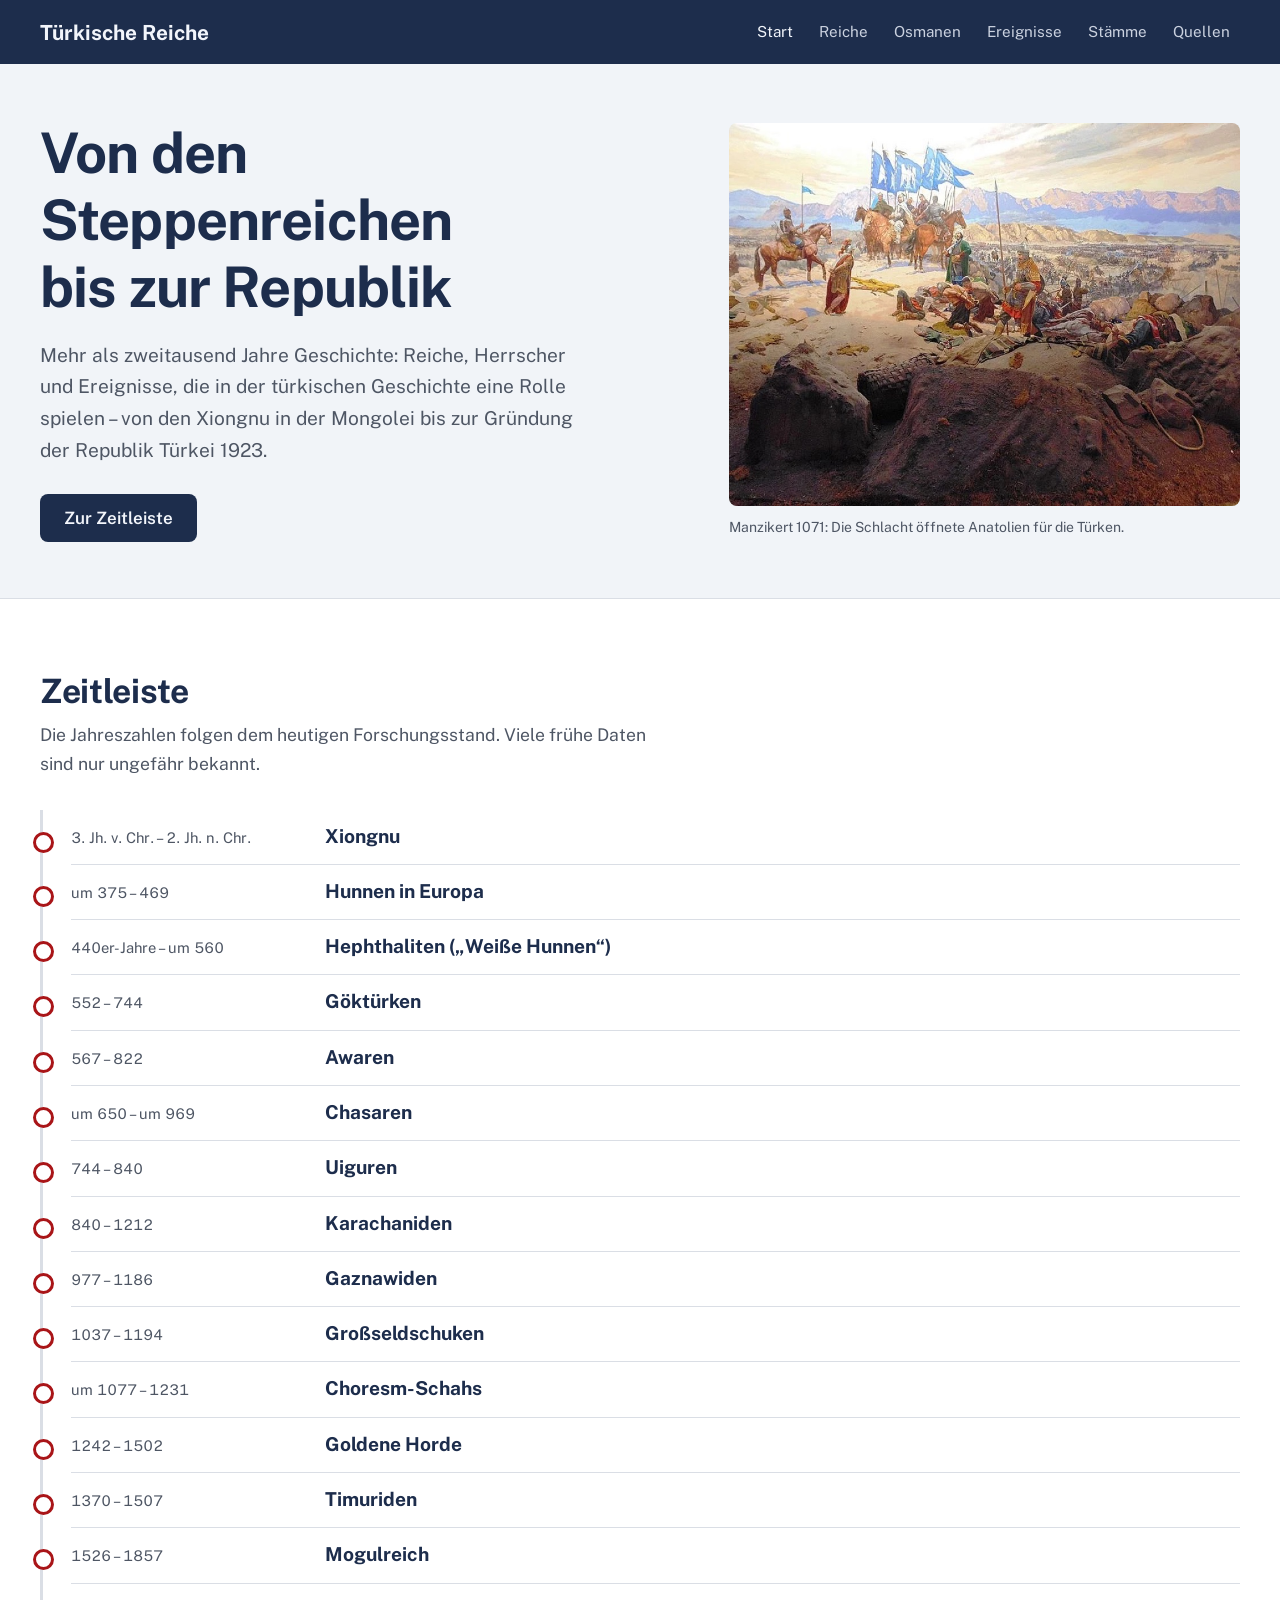
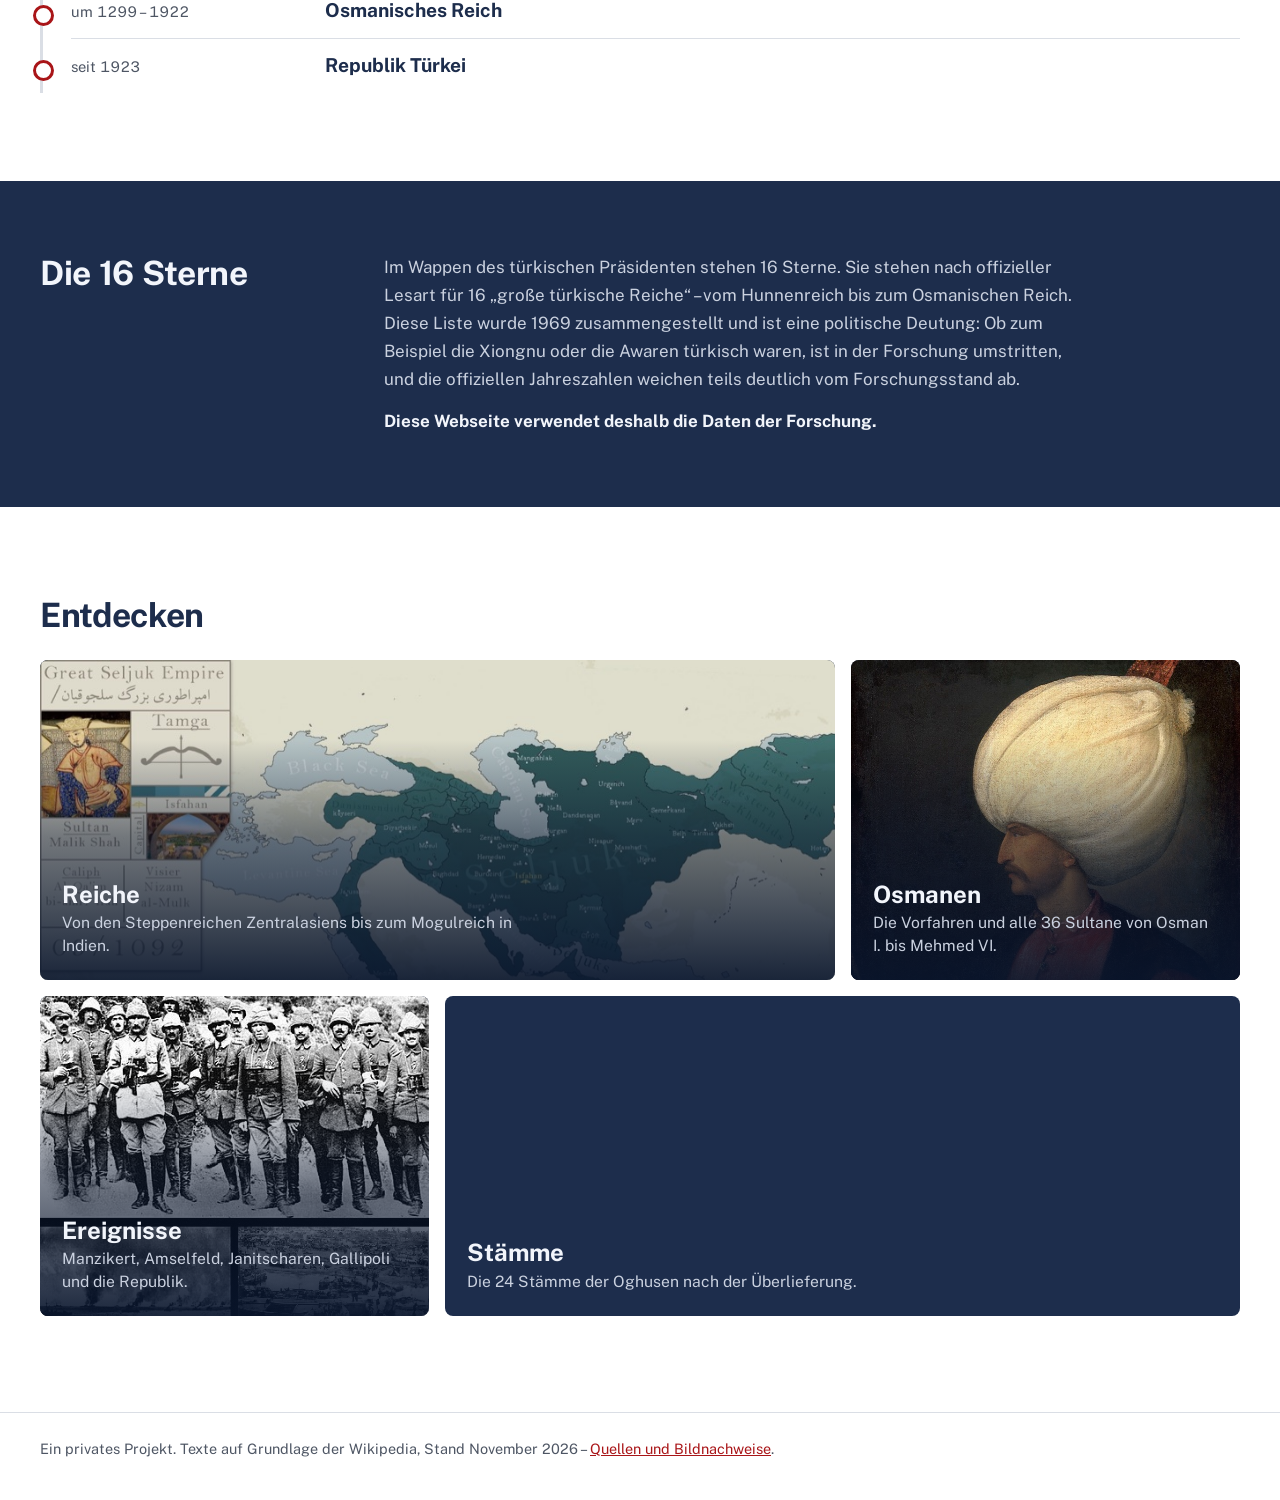
<file: index.html>
<!DOCTYPE html>
<html lang="de">
<head>
  <meta charset="utf-8">
  <meta name="viewport" content="width=device-width, initial-scale=1">
  <title>Türkische Reiche – von den Steppenreichen bis zur Republik</title>
  <meta name="description" content="Überblick über die Geschichte der türkischen Reiche: Steppenreiche, Seldschuken, Osmanen und die Republik Türkei.">
  <link rel="preload" href="fonts/public-sans-latin-wght-normal.woff2" as="font" type="font/woff2" crossorigin>
  <link rel="stylesheet" href="css/style.css?v=2">
</head>
<body>
  <a class="skip" href="#inhalt">Zum Inhalt springen</a>
  <header class="site-header">
    <div class="wrap bar">
      <a class="brand" href="index.html">Türkische Reiche</a>
      <nav class="nav" aria-label="Hauptnavigation">
        <a href="index.html" aria-current="page">Start</a>
        <a href="reiche.html">Reiche</a>
        <a href="osmanen.html">Osmanen</a>
        <a href="ereignisse.html">Ereignisse</a>
        <a href="staemme.html">Stämme</a>
        <a href="quellen.html">Quellen</a>
      </nav>
    </div>
  </header>

  <section class="hero">
    <div class="wrap hero-grid">
      <div class="hero-copy">
        <h1>Von den Steppenreichen bis zur Republik</h1>
        <p>Mehr als zweitausend Jahre Geschichte: Reiche, Herrscher und Ereignisse, die in der türkischen Geschichte eine Rolle spielen – von den Xiongnu in der Mongolei bis zur Gründung der Republik Türkei 1923.</p>
        <a class="button" href="#zeitleiste">Zur Zeitleiste</a>
      </div>
      <figure class="hero-figure">
        <img src="img/manzikert.jpg" width="900" height="675" alt="Die Schlacht von Manzikert 1071: Seldschukische Reiter und das geschlagene byzantinische Heer">
        <figcaption>Manzikert 1071: Die Schlacht öffnete Anatolien für die Türken.</figcaption>
      </figure>
    </div>
  </section>

  <main id="inhalt" class="main">
    <section class="wrap" id="zeitleiste">
      <h2>Zeitleiste</h2>
      <p class="lead">Die Jahreszahlen folgen dem heutigen Forschungsstand. Viele frühe Daten sind nur ungefähr bekannt.</p>
      <ol class="timeline">
        <li><a href="reiche.html#xiongnu"><span class="years">3. Jh. v. Chr. – 2. Jh. n. Chr.</span><span class="name">Xiongnu</span></a></li>
        <li><a href="reiche.html#hunnen"><span class="years">um 375 – 469</span><span class="name">Hunnen in Europa</span></a></li>
        <li><a href="reiche.html#hephthaliten"><span class="years">440er-Jahre – um 560</span><span class="name">Hephthaliten („Weiße Hunnen“)</span></a></li>
        <li><a href="reiche.html#goektuerken"><span class="years">552 – 744</span><span class="name">Göktürken</span></a></li>
        <li><a href="reiche.html#awaren"><span class="years">567 – 822</span><span class="name">Awaren</span></a></li>
        <li><a href="reiche.html#chasaren"><span class="years">um 650 – um 969</span><span class="name">Chasaren</span></a></li>
        <li><a href="reiche.html#uiguren"><span class="years">744 – 840</span><span class="name">Uiguren</span></a></li>
        <li><a href="reiche.html#karachaniden"><span class="years">840 – 1212</span><span class="name">Karachaniden</span></a></li>
        <li><a href="reiche.html#gaznawiden"><span class="years">977 – 1186</span><span class="name">Gaznawiden</span></a></li>
        <li><a href="reiche.html#seldschuken"><span class="years">1037 – 1194</span><span class="name">Großseldschuken</span></a></li>
        <li><a href="reiche.html#choresm"><span class="years">um 1077 – 1231</span><span class="name">Choresm-Schahs</span></a></li>
        <li><a href="reiche.html#goldene-horde"><span class="years">1242 – 1502</span><span class="name">Goldene Horde</span></a></li>
        <li><a href="reiche.html#timuriden"><span class="years">1370 – 1507</span><span class="name">Timuriden</span></a></li>
        <li><a href="reiche.html#mogulreich"><span class="years">1526 – 1857</span><span class="name">Mogulreich</span></a></li>
        <li><a href="osmanen.html"><span class="years">um 1299 – 1922</span><span class="name">Osmanisches Reich</span></a></li>
        <li><a href="ereignisse.html#republik"><span class="years">seit 1923</span><span class="name">Republik Türkei</span></a></li>
      </ol>
    </section>

    <section class="stars">
      <div class="wrap stars-grid">
        <h2>Die 16 Sterne</h2>
        <div class="stars-text">
          <p>Im Wappen des türkischen Präsidenten stehen 16 Sterne. Sie stehen nach offizieller Lesart für 16 „große türkische Reiche“ – vom Hunnenreich bis zum Osmanischen Reich. Diese Liste wurde 1969 zusammengestellt und ist eine politische Deutung: Ob zum Beispiel die Xiongnu oder die Awaren türkisch waren, ist in der Forschung umstritten, und die offiziellen Jahreszahlen weichen teils deutlich vom Forschungsstand ab.</p>
          <p><strong>Diese Webseite verwendet deshalb die Daten der Forschung.</strong></p>
        </div>
      </div>
    </section>

    <section class="wrap">
      <h2>Entdecken</h2>
      <div class="tiles">
        <a class="tile tile-2" href="reiche.html">
          <img src="img/seldschuken-karte-1092.jpg" width="900" height="506" alt="Karte des Seldschukenreichs im Jahr 1092" loading="lazy">
          <span class="tile-text"><strong>Reiche</strong><span>Von den Steppenreichen Zentralasiens bis zum Mogulreich in Indien.</span></span>
        </a>
        <a class="tile" href="osmanen.html">
          <img src="img/sueleyman-i.jpg" width="769" height="900" alt="Porträt von Sultan Süleyman I." loading="lazy">
          <span class="tile-text"><strong>Osmanen</strong><span>Die Vorfahren und alle 36 Sultane von Osman I. bis Mehmed VI.</span></span>
        </a>
        <a class="tile" href="ereignisse.html">
          <img src="img/gallipoli.jpg" width="442" height="601" alt="Darstellung der Schlacht von Gallipoli 1915" loading="lazy">
          <span class="tile-text"><strong>Ereignisse</strong><span>Manzikert, Amselfeld, Janitscharen, Gallipoli und die Republik.</span></span>
        </a>
        <a class="tile tile-2 tile-plain" href="staemme.html">
          <span class="tile-text"><strong>Stämme</strong><span>Die 24 Stämme der Oghusen nach der Überlieferung.</span></span>
        </a>
      </div>
    </section>
  </main>

  <footer class="site-footer">
    <div class="wrap">Ein privates Projekt. Texte auf Grundlage der Wikipedia, Stand November 2026 – <a href="quellen.html">Quellen und Bildnachweise</a>.</div>
  </footer>
  <script src="js/main.js?v=2"></script>
</body>
</html>
</file>
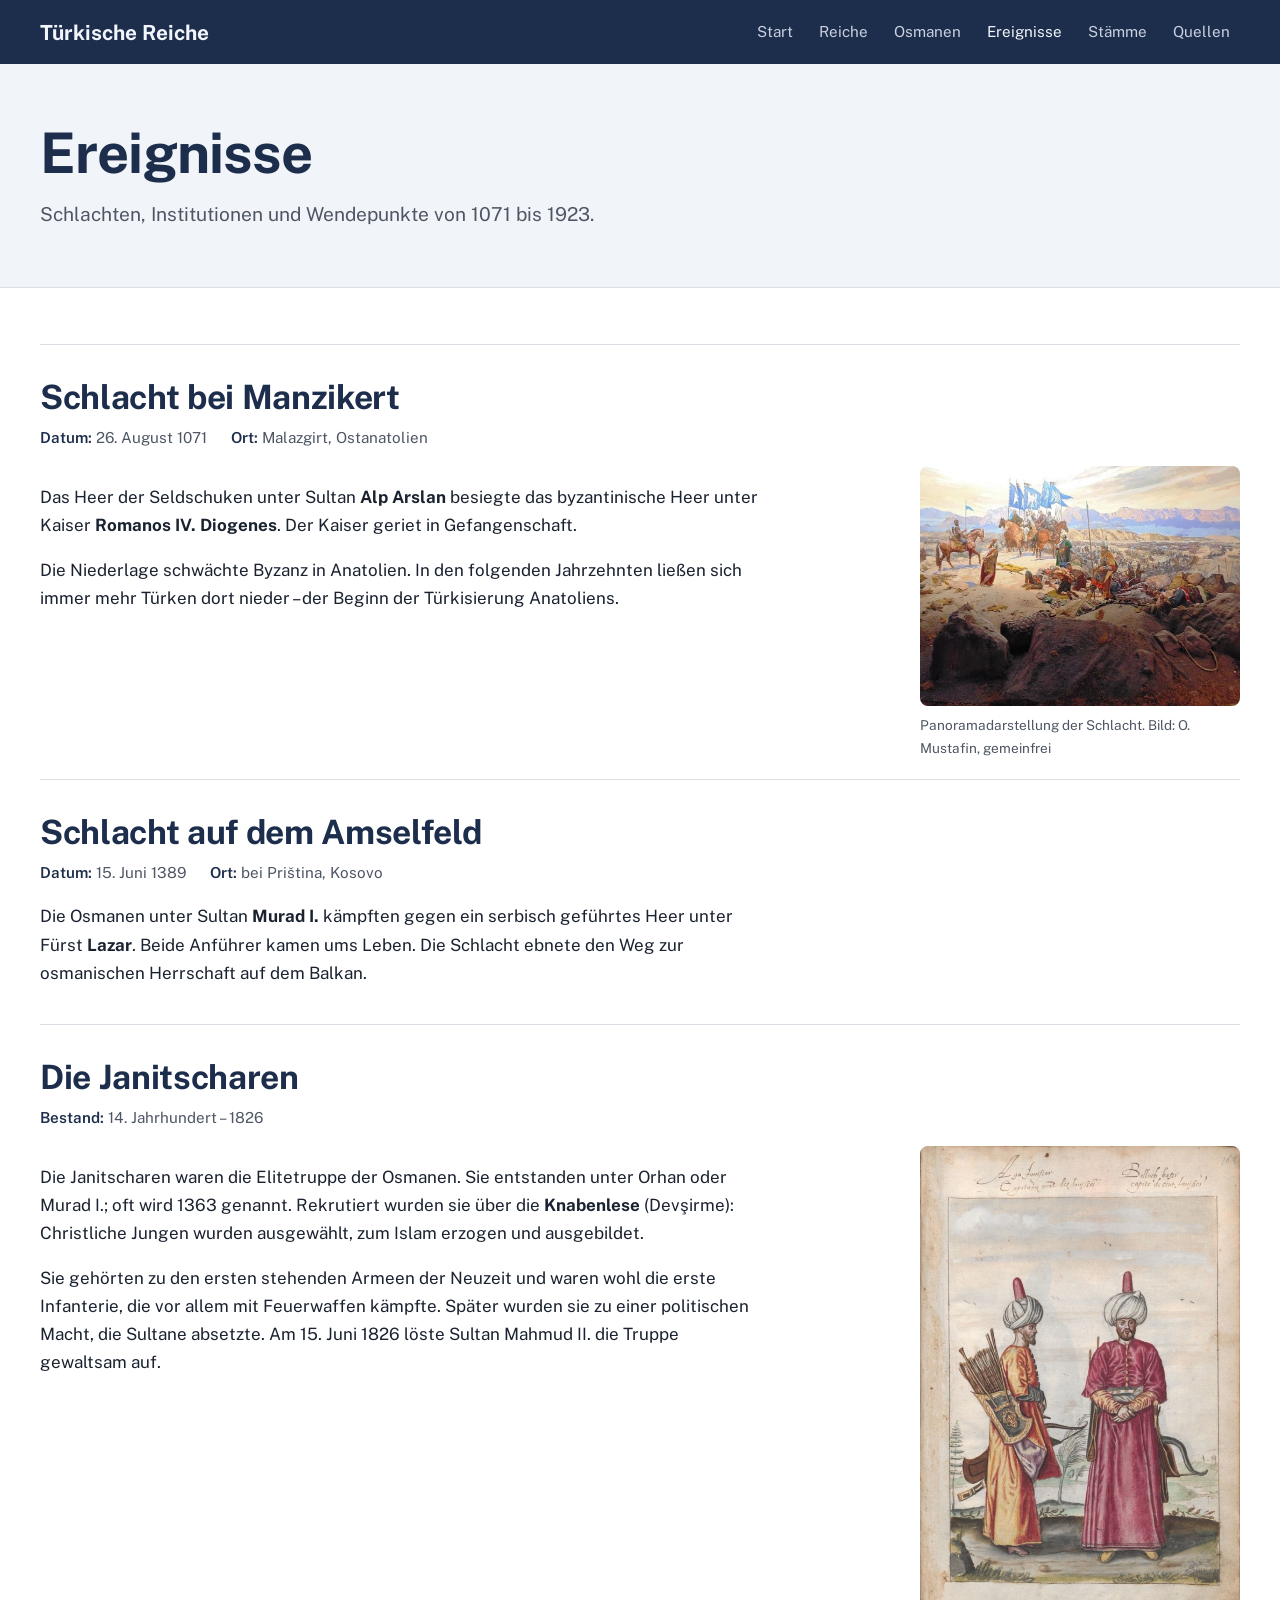
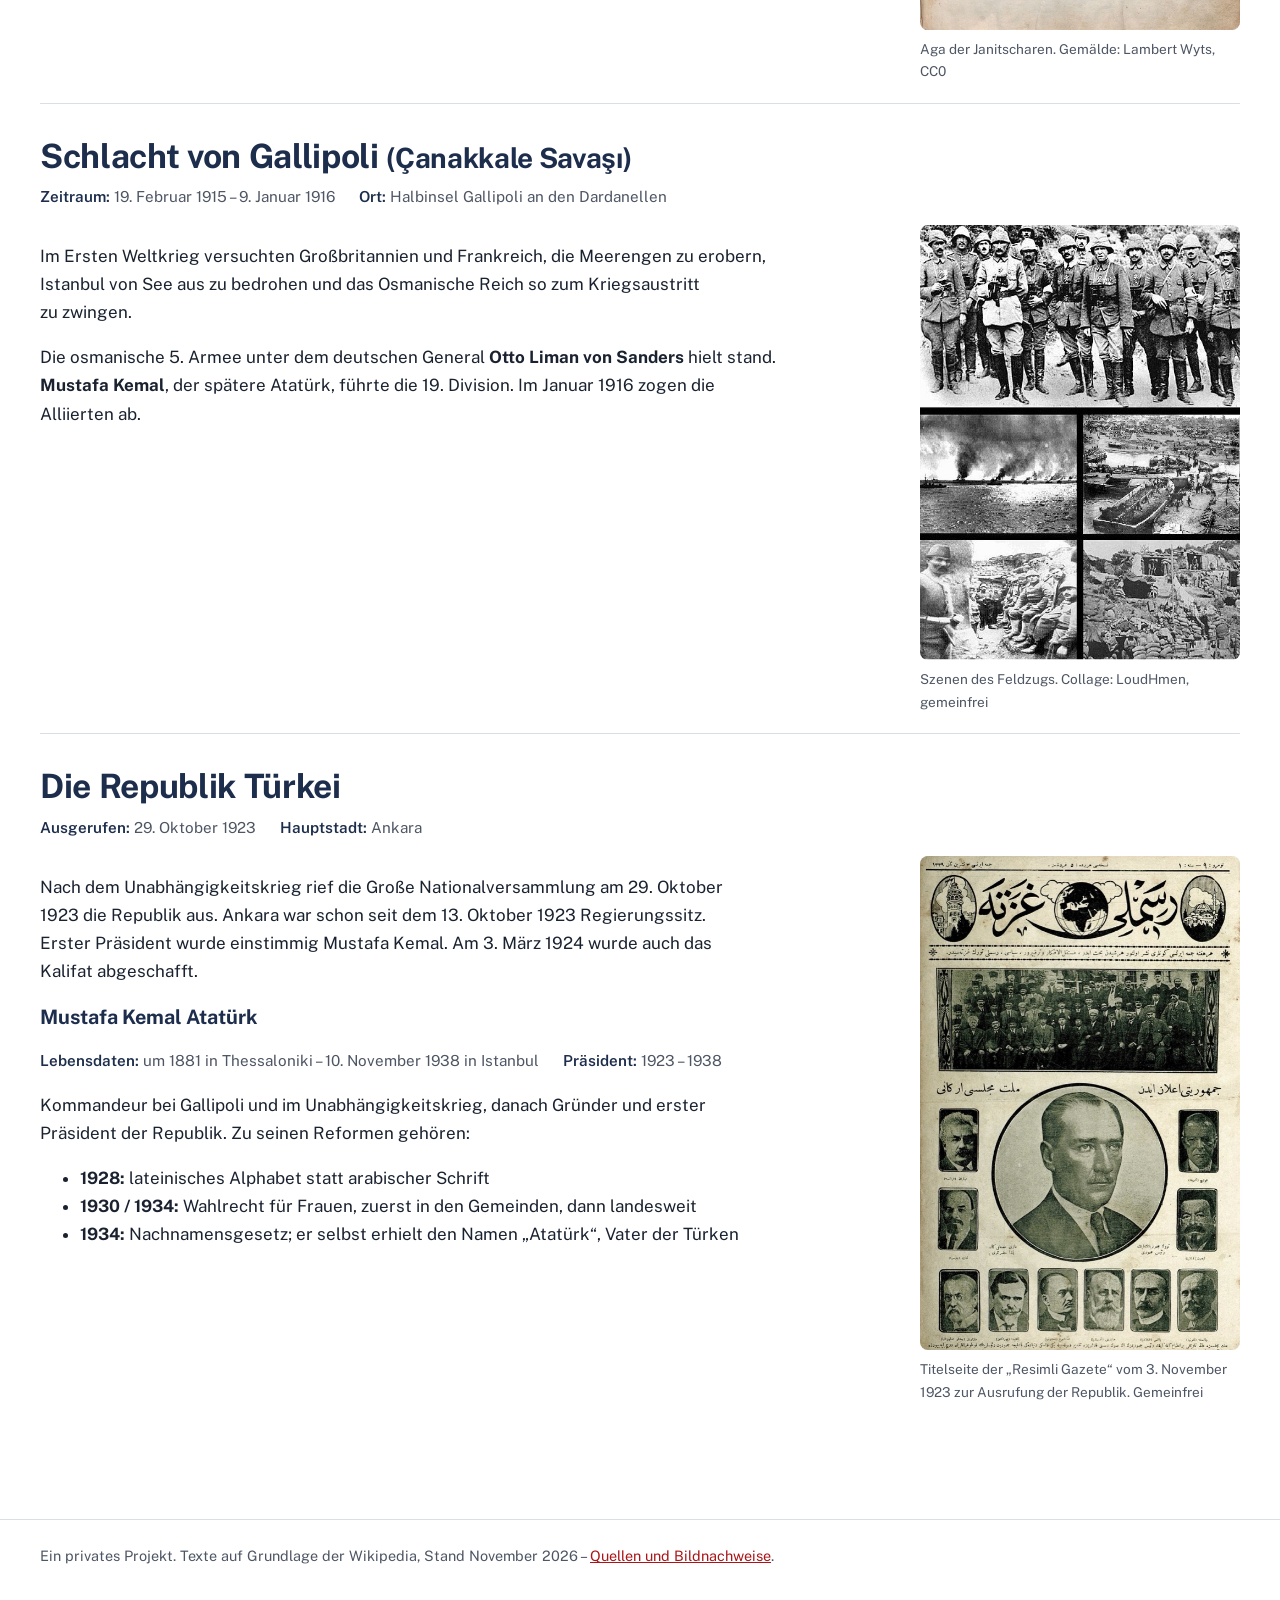
<file: ereignisse.html>
<!DOCTYPE html>
<html lang="de">
<head>
  <meta charset="utf-8">
  <meta name="viewport" content="width=device-width, initial-scale=1">
  <title>Ereignisse – Türkische Reiche</title>
  <meta name="description" content="Wichtige Ereignisse: Manzikert 1071, Amselfeld 1389, die Janitscharen, Gallipoli 1915 und die Gründung der Republik Türkei.">
  <link rel="preload" href="fonts/public-sans-latin-wght-normal.woff2" as="font" type="font/woff2" crossorigin>
  <link rel="stylesheet" href="css/style.css?v=2">
</head>
<body>
  <a class="skip" href="#inhalt">Zum Inhalt springen</a>
  <header class="site-header">
    <div class="wrap bar">
      <a class="brand" href="index.html">Türkische Reiche</a>
      <nav class="nav" aria-label="Hauptnavigation">
        <a href="index.html">Start</a>
        <a href="reiche.html">Reiche</a>
        <a href="osmanen.html">Osmanen</a>
        <a href="ereignisse.html" aria-current="page">Ereignisse</a>
        <a href="staemme.html">Stämme</a>
        <a href="quellen.html">Quellen</a>
      </nav>
    </div>
  </header>

  <section class="hero">
    <div class="wrap">
      <h1>Ereignisse</h1>
      <p>Schlachten, Institutionen und Wendepunkte von 1071 bis 1923.</p>
    </div>
  </section>

  <main id="inhalt" class="main wrap">

    <article class="entry" id="manzikert">
      <h2>Schlacht bei Manzikert</h2>
      <ul class="facts">
        <li><strong>Datum:</strong> 26. August 1071</li>
        <li><strong>Ort:</strong> Malazgirt, Ostanatolien</li>
      </ul>
      <div class="entry-body with-image">
        <div>
          <p>Das Heer der Seldschuken unter Sultan <strong>Alp Arslan</strong> besiegte das byzantinische Heer unter Kaiser <strong>Romanos IV. Diogenes</strong>. Der Kaiser geriet in Gefangenschaft.</p>
          <p>Die Niederlage schwächte Byzanz in Anatolien. In den folgenden Jahrzehnten ließen sich immer mehr Türken dort nieder – der Beginn der Türkisierung Anatoliens.</p>
        </div>
        <figure>
          <img src="img/manzikert.jpg" alt="Panoramagemälde der Schlacht bei Manzikert mit Reitern und Fahnen" width="900" height="675" loading="lazy">
          <figcaption>Panoramadarstellung der Schlacht. Bild: O. Mustafin, gemeinfrei</figcaption>
        </figure>
      </div>
    </article>

    <article class="entry" id="amselfeld">
      <h2>Schlacht auf dem Amselfeld</h2>
      <ul class="facts">
        <li><strong>Datum:</strong> 15. Juni 1389</li>
        <li><strong>Ort:</strong> bei Priština, Kosovo</li>
      </ul>
      <p>Die Osmanen unter Sultan <strong>Murad I.</strong> kämpften gegen ein serbisch geführtes Heer unter Fürst <strong>Lazar</strong>. Beide Anführer kamen ums Leben. Die Schlacht ebnete den Weg zur osmanischen Herrschaft auf dem Balkan.</p>
    </article>

    <article class="entry" id="janitscharen">
      <h2>Die Janitscharen</h2>
      <ul class="facts">
        <li><strong>Bestand:</strong> 14. Jahrhundert – 1826</li>
      </ul>
      <div class="entry-body with-image">
        <div>
          <p>Die Janitscharen waren die Elitetruppe der Osmanen. Sie entstanden unter Orhan oder Murad I.; oft wird 1363 genannt. Rekrutiert wurden sie über die <strong>Knabenlese</strong> (Devşirme): Christliche Jungen wurden ausgewählt, zum Islam erzogen und ausgebildet.</p>
          <p>Sie gehörten zu den ersten stehenden Armeen der Neuzeit und waren wohl die erste Infanterie, die vor allem mit Feuerwaffen kämpfte. Später wurden sie zu einer politischen Macht, die Sultane absetzte. Am 15. Juni 1826 löste Sultan Mahmud II. die Truppe gewaltsam auf.</p>
        </div>
        <figure>
          <img src="img/janitscharen.jpg" alt="Gemälde: ein Aga der Janitscharen und ein Janitschar in roten und gelben Gewändern" width="595" height="900" loading="lazy">
          <figcaption>Aga der Janitscharen. Gemälde: Lambert Wyts, CC0</figcaption>
        </figure>
      </div>
    </article>

    <article class="entry" id="gallipoli">
      <h2>Schlacht von Gallipoli <small>(Çanakkale Savaşı)</small></h2>
      <ul class="facts">
        <li><strong>Zeitraum:</strong> 19. Februar 1915 – 9. Januar 1916</li>
        <li><strong>Ort:</strong> Halbinsel Gallipoli an den Dardanellen</li>
      </ul>
      <div class="entry-body with-image">
        <div>
          <p>Im Ersten Weltkrieg versuchten Großbritannien und Frankreich, die Meerengen zu erobern, Istanbul von See aus zu bedrohen und das Osmanische Reich so zum Kriegsaustritt zu zwingen.</p>
          <p>Die osmanische 5. Armee unter dem deutschen General <strong>Otto Liman von Sanders</strong> hielt stand. <strong>Mustafa Kemal</strong>, der spätere Atatürk, führte die 19. Division. Im Januar 1916 zogen die Alliierten ab.</p>
        </div>
        <figure>
          <img src="img/gallipoli.jpg" alt="Fotocollage zum Gallipoli-Feldzug mit Offizieren, Schiffen und Schützengräben" width="442" height="601" loading="lazy">
          <figcaption>Szenen des Feldzugs. Collage: LoudHmen, gemeinfrei</figcaption>
        </figure>
      </div>
    </article>

    <article class="entry" id="republik">
      <h2>Die Republik Türkei</h2>
      <ul class="facts">
        <li><strong>Ausgerufen:</strong> 29. Oktober 1923</li>
        <li><strong>Hauptstadt:</strong> Ankara</li>
      </ul>
      <div class="entry-body with-image">
        <div>
          <p>Nach dem Unabhängigkeitskrieg rief die Große Nationalversammlung am 29. Oktober 1923 die Republik aus. Ankara war schon seit dem 13. Oktober 1923 Regierungssitz. Erster Präsident wurde einstimmig Mustafa Kemal. Am 3. März 1924 wurde auch das Kalifat abgeschafft.</p>

          <h3 id="atatuerk">Mustafa Kemal Atatürk</h3>
          <ul class="facts">
            <li><strong>Lebensdaten:</strong> um 1881 in Thessaloniki – 10. November 1938 in Istanbul</li>
            <li><strong>Präsident:</strong> 1923 – 1938</li>
          </ul>
          <p>Kommandeur bei Gallipoli und im Unabhängigkeitskrieg, danach Gründer und erster Präsident der Republik. Zu seinen Reformen gehören:</p>
          <ul>
            <li><strong>1928:</strong> lateinisches Alphabet statt arabischer Schrift</li>
            <li><strong>1930 / 1934:</strong> Wahlrecht für Frauen, zuerst in den Gemeinden, dann landesweit</li>
            <li><strong>1934:</strong> Nachnamensgesetz; er selbst erhielt den Namen „Atatürk“, Vater der Türken</li>
          </ul>
        </div>
        <figure>
          <img src="img/republik-1923.jpg" alt="Titelseite der Zeitung Resimli Gazete vom 3. November 1923 mit Porträt Mustafa Kemals" width="582" height="900" loading="lazy">
          <figcaption>Titelseite der „Resimli Gazete“ vom 3. November 1923 zur Ausrufung der Republik. Gemeinfrei</figcaption>
        </figure>
      </div>
    </article>

  </main>

  <footer class="site-footer">
    <div class="wrap">Ein privates Projekt. Texte auf Grundlage der Wikipedia, Stand November 2026 – <a href="quellen.html">Quellen und Bildnachweise</a>.</div>
  </footer>
  <script src="js/main.js?v=2"></script>
</body>
</html>
</file>
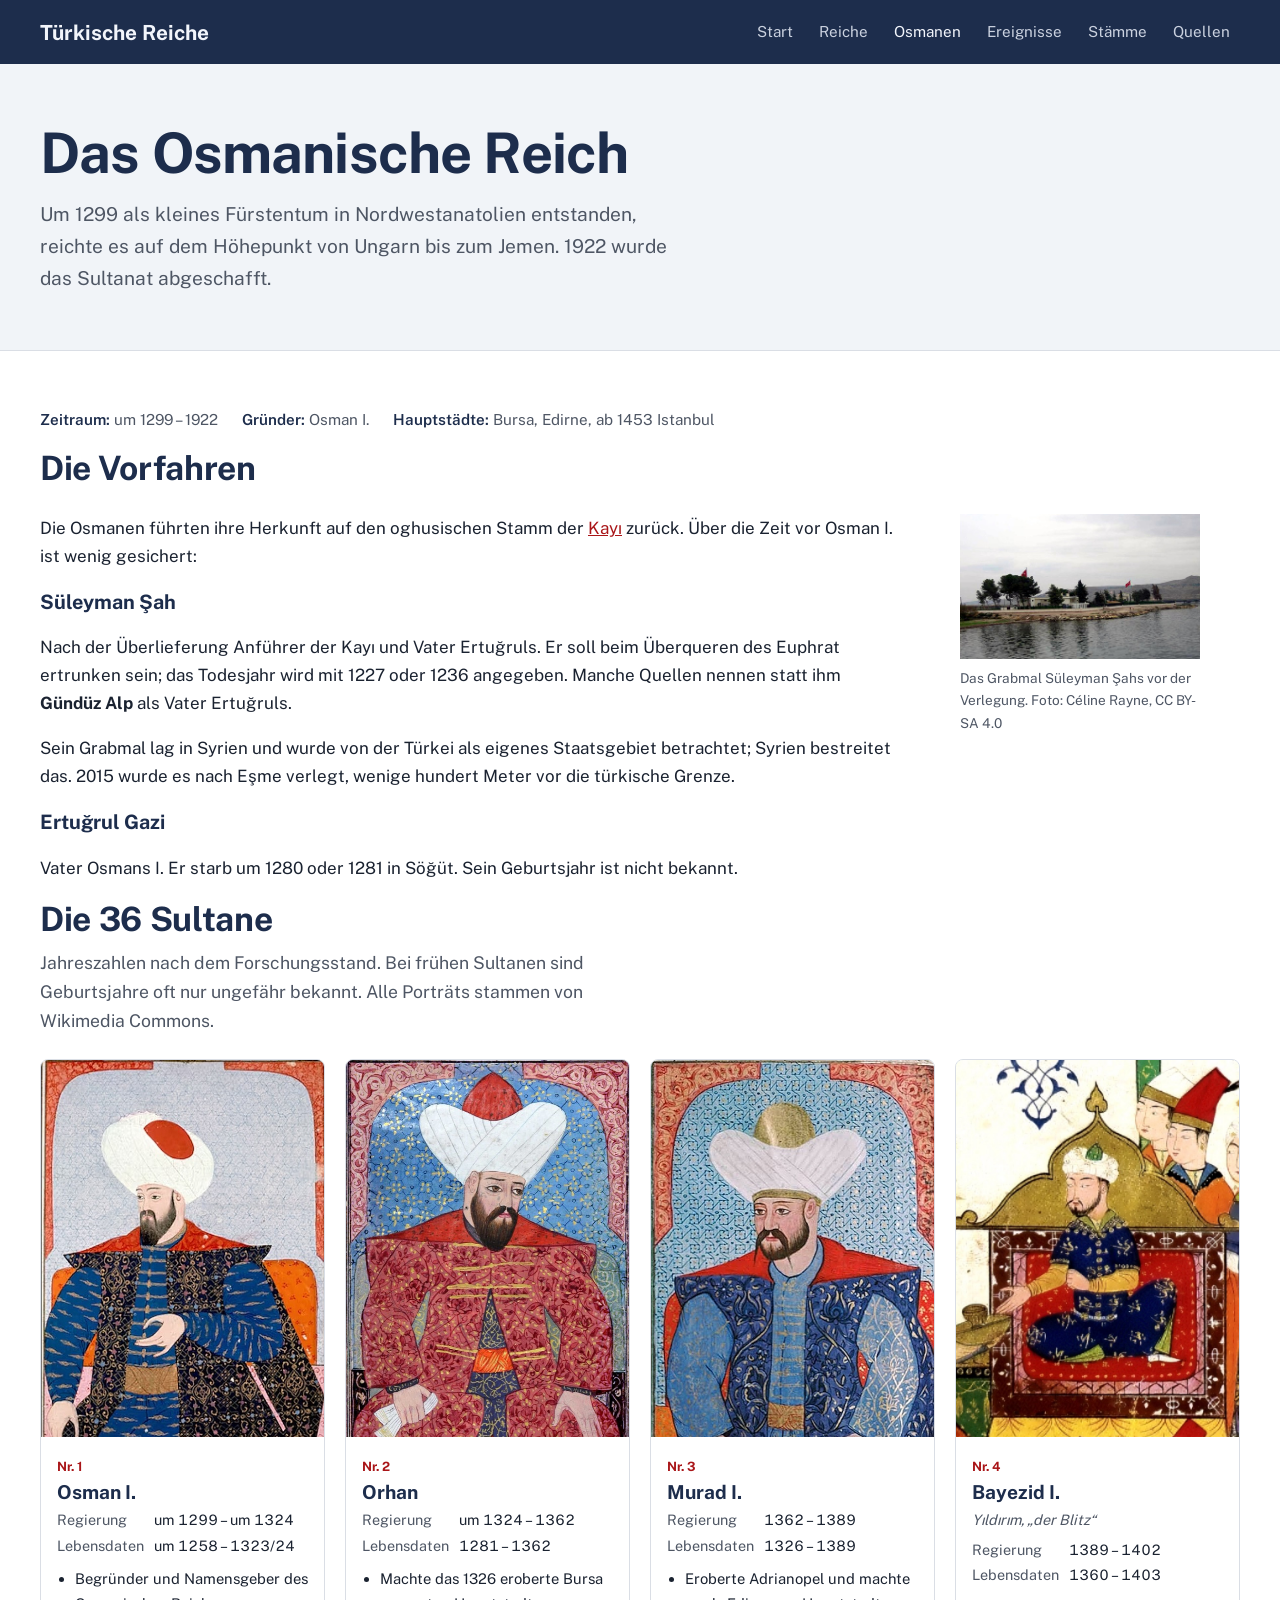
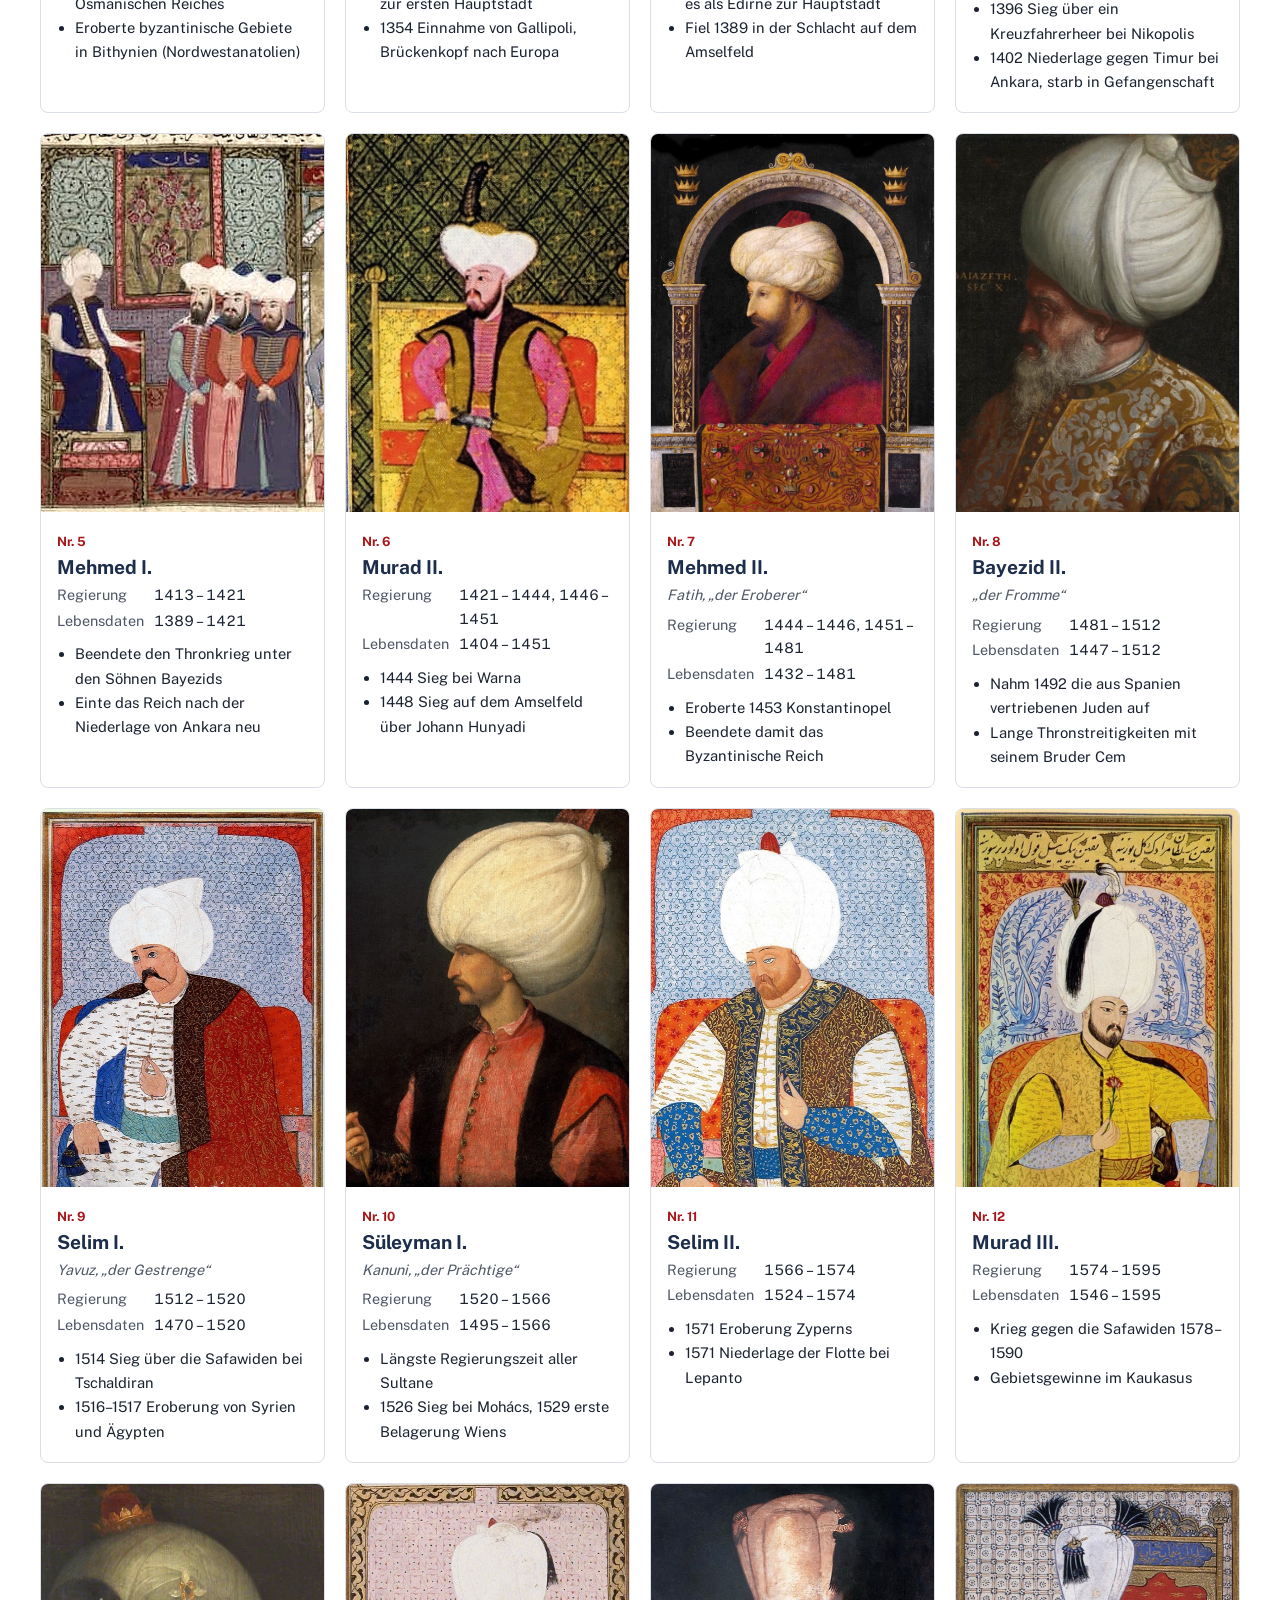
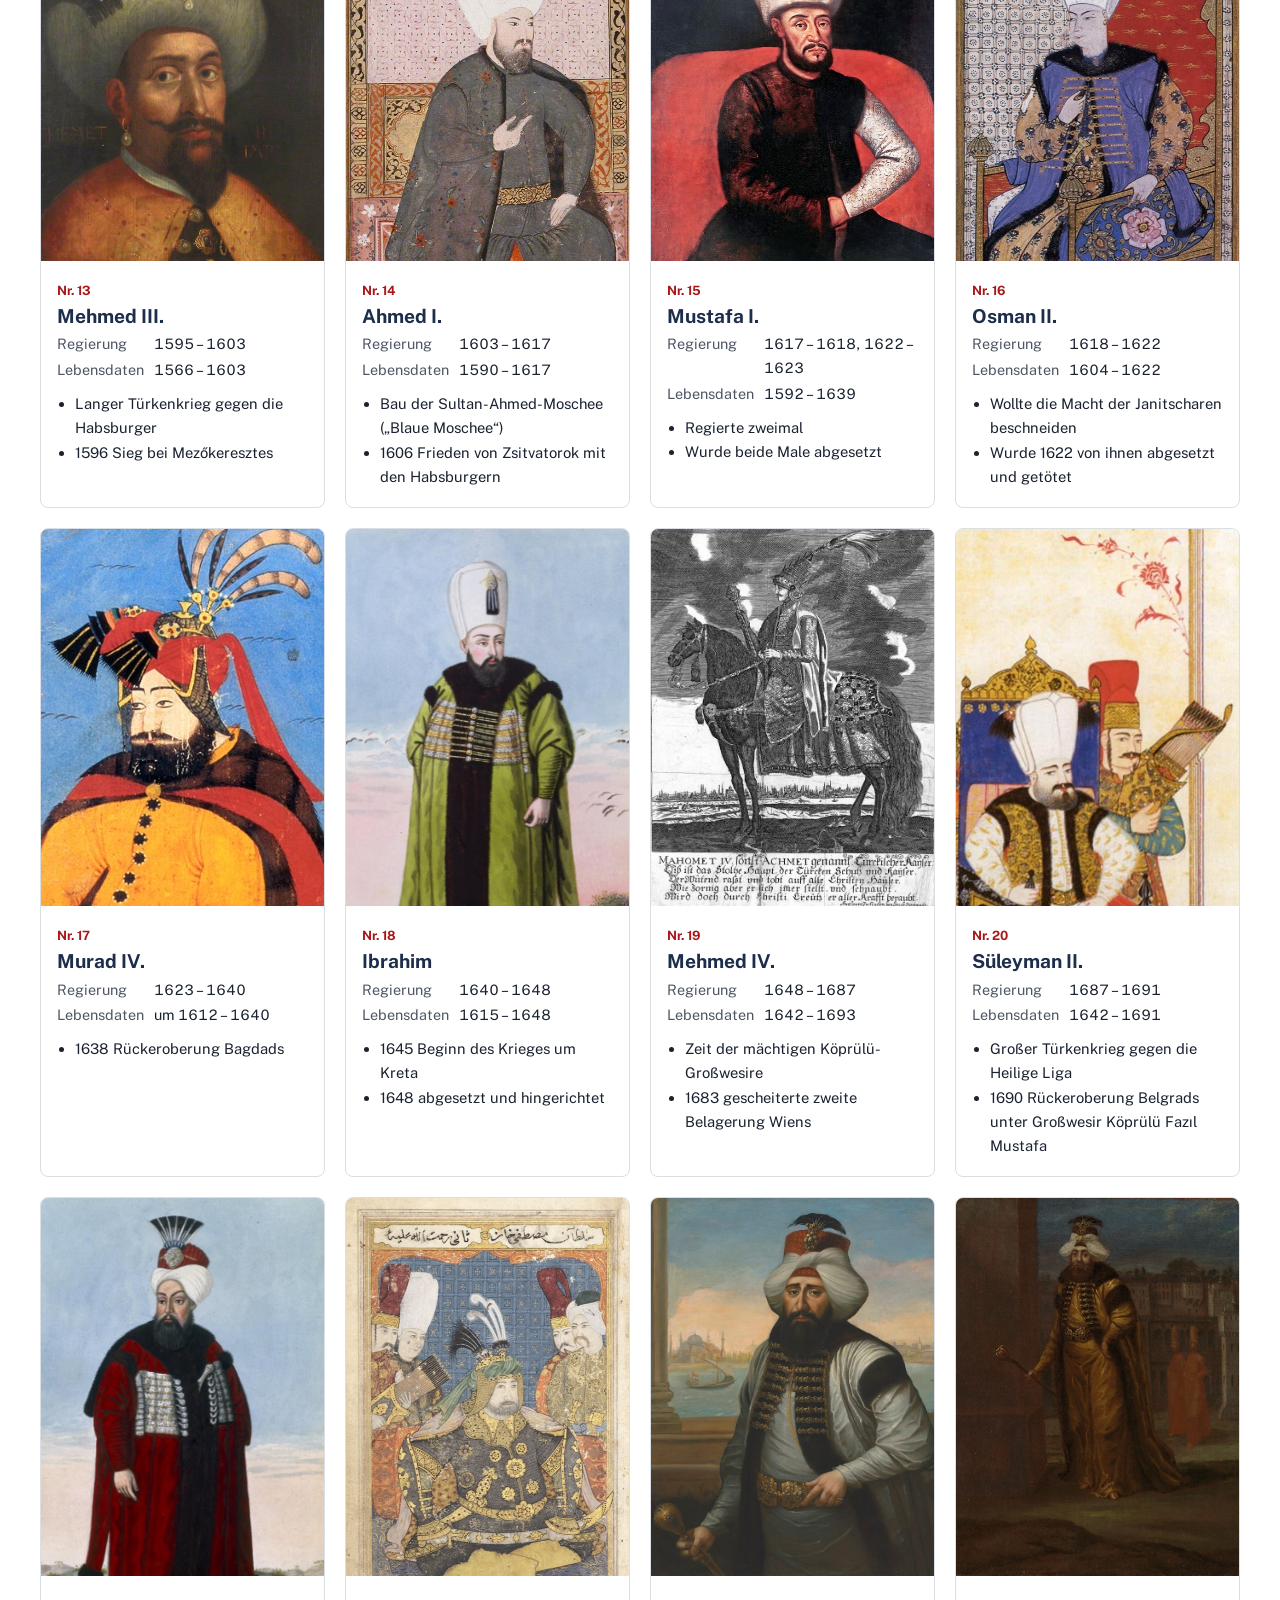
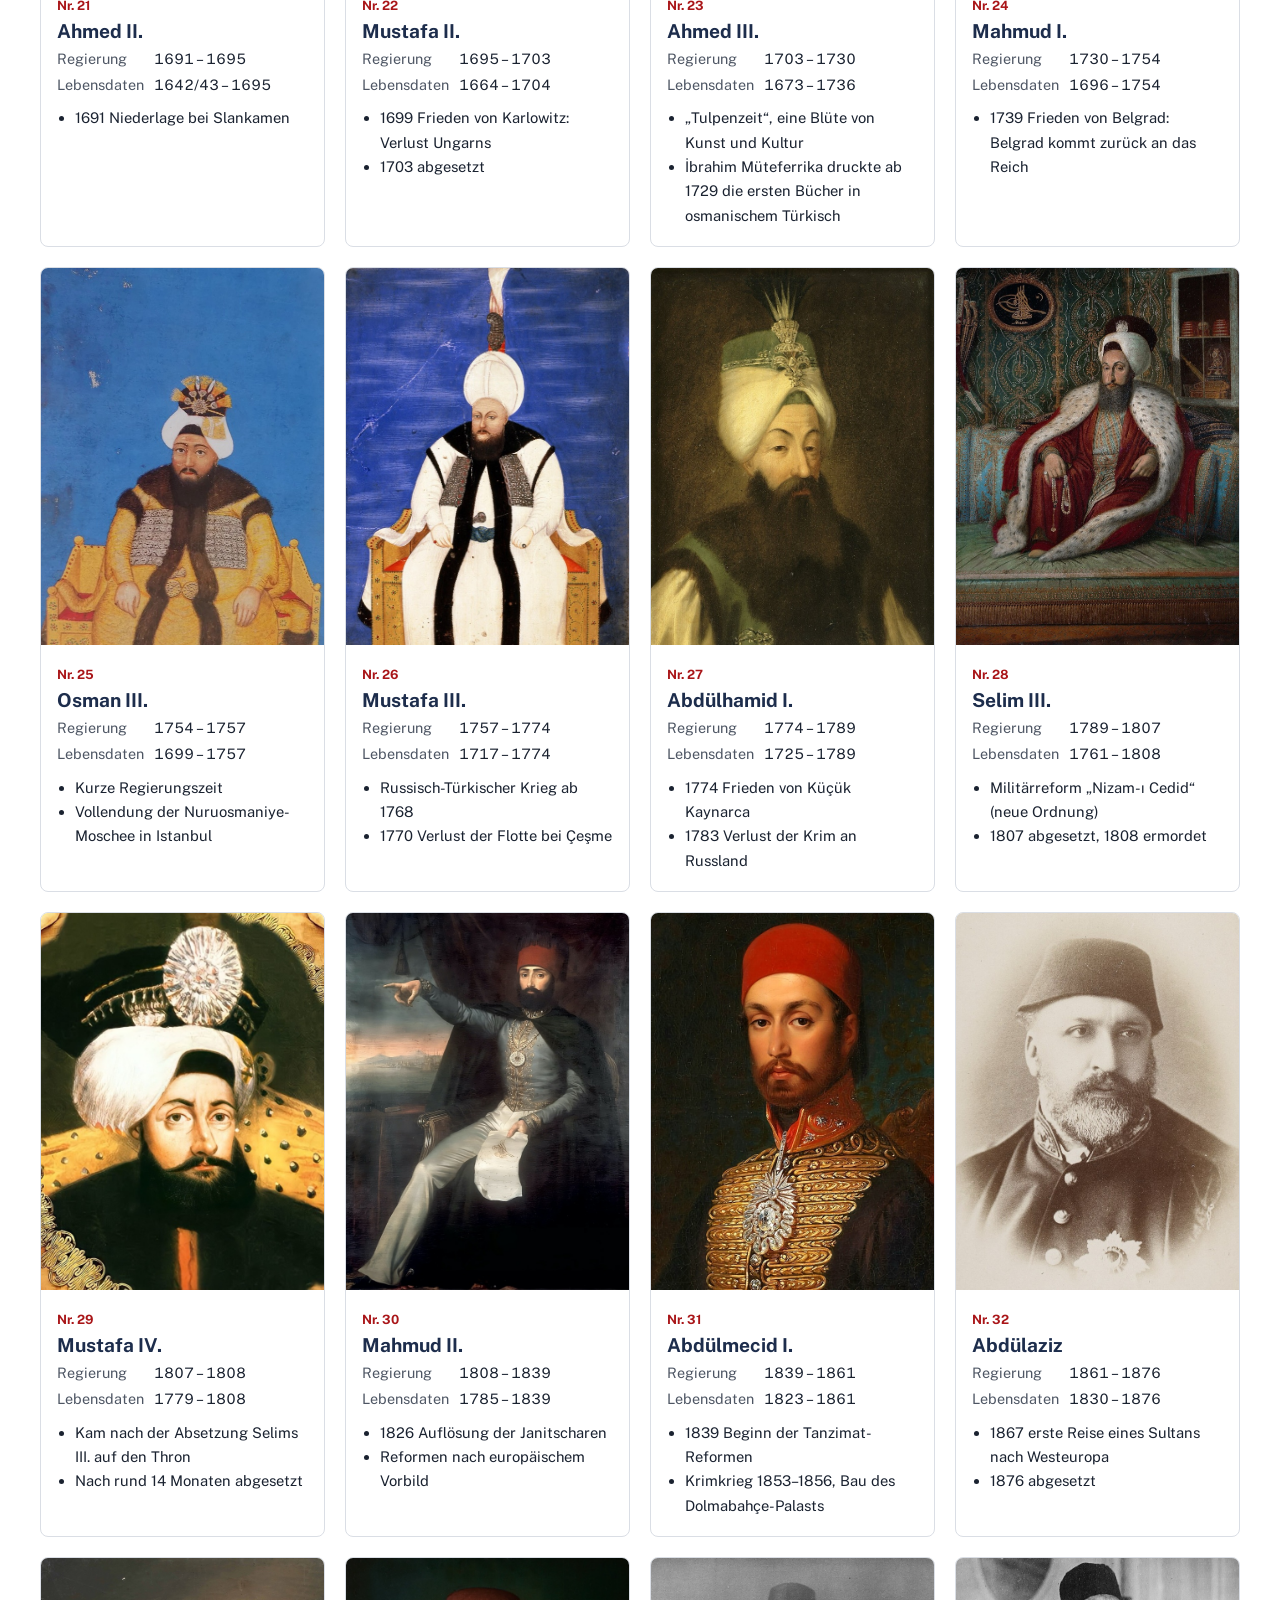
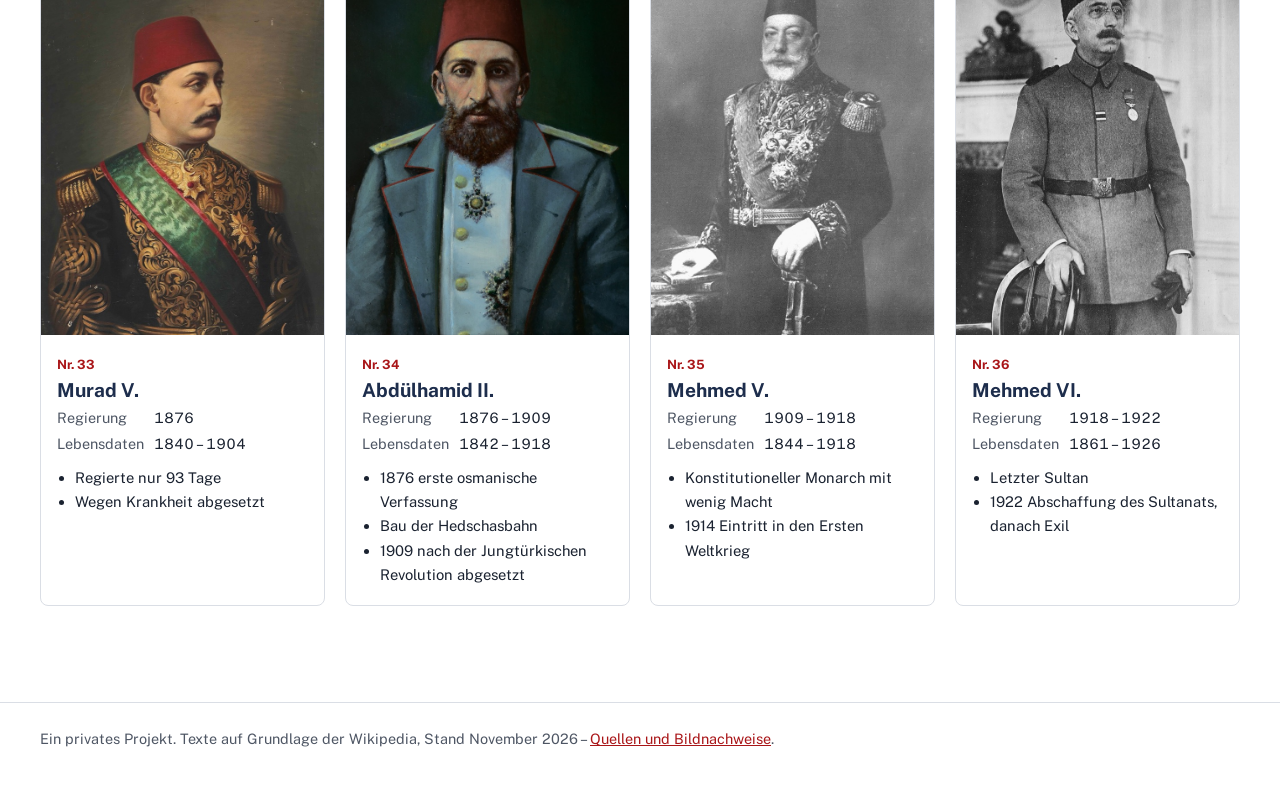
<file: osmanen.html>
<!DOCTYPE html>
<html lang="de">
<head>
  <meta charset="utf-8">
  <meta name="viewport" content="width=device-width, initial-scale=1">
  <title>Osmanen – Türkische Reiche</title>
  <meta name="description" content="Das Osmanische Reich: Vorfahren, Entwicklung und alle 36 Sultane von Osman I. bis Mehmed VI.">
  <link rel="preload" href="fonts/public-sans-latin-wght-normal.woff2" as="font" type="font/woff2" crossorigin>
  <link rel="stylesheet" href="css/style.css?v=2">
</head>
<body>
  <a class="skip" href="#inhalt">Zum Inhalt springen</a>
  <header class="site-header">
    <div class="wrap bar">
      <a class="brand" href="index.html">Türkische Reiche</a>
      <nav class="nav" aria-label="Hauptnavigation">
        <a href="index.html">Start</a>
        <a href="reiche.html">Reiche</a>
        <a href="osmanen.html" aria-current="page">Osmanen</a>
        <a href="ereignisse.html">Ereignisse</a>
        <a href="staemme.html">Stämme</a>
        <a href="quellen.html">Quellen</a>
      </nav>
    </div>
  </header>

  <section class="hero">
    <div class="wrap">
      <h1>Das Osmanische Reich</h1>
      <p>Um 1299 als kleines Fürstentum in Nordwestanatolien entstanden, reichte es auf dem Höhepunkt von Ungarn bis zum Jemen. 1922 wurde das Sultanat abgeschafft.</p>
    </div>
  </section>

  <main id="inhalt" class="main wrap">
    <ul class="facts top">
      <li><strong>Zeitraum:</strong> um 1299 – 1922</li>
      <li><strong>Gründer:</strong> Osman I.</li>
      <li><strong>Hauptstädte:</strong> Bursa, Edirne, ab 1453 Istanbul</li>
    </ul>

    <h2 id="vorfahren">Die Vorfahren</h2>
    <div class="entry-body with-image">
      <div>
        <p>Die Osmanen führten ihre Herkunft auf den oghusischen Stamm der <a href="staemme.html">Kayı</a> zurück. Über die Zeit vor Osman I. ist wenig gesichert:</p>
        <h3>Süleyman Şah</h3>
        <p>Nach der Überlieferung Anführer der Kayı und Vater Ertuğruls. Er soll beim Überqueren des Euphrat ertrunken sein; das Todesjahr wird mit 1227 oder 1236 angegeben. Manche Quellen nennen statt ihm <strong>Gündüz Alp</strong> als Vater Ertuğruls.</p>
        <p>Sein Grabmal lag in Syrien und wurde von der Türkei als eigenes Staatsgebiet betrachtet; Syrien bestreitet das. 2015 wurde es nach Eşme verlegt, wenige hundert Meter vor die türkische Grenze.</p>
        <h3>Ertuğrul Gazi</h3>
        <p>Vater Osmans I. Er starb um 1280 oder 1281 in Söğüt. Sein Geburtsjahr ist nicht bekannt.</p>
      </div>
      <figure>
        <img src="img/sueleyman-sah-grab.jpg" alt="Grabmal von Süleyman Şah am Ufer des Euphrat mit türkischen Flaggen" width="500" height="303" loading="lazy">
        <figcaption>Das Grabmal Süleyman Şahs vor der Verlegung. Foto: Céline Rayne, CC BY-SA 4.0</figcaption>
      </figure>
    </div>

    <h2 id="sultane">Die 36 Sultane</h2>
    <p class="lead">Jahreszahlen nach dem Forschungsstand. Bei frühen Sultanen sind Geburtsjahre oft nur ungefähr bekannt. Alle Porträts stammen von Wikimedia Commons.</p>
    <div class="sultans">
      <article class="sultan" id="sultan-1">
        <div class="portrait"><img src="img/osman-i.jpg" alt="Porträt von Osman I." loading="lazy"></div>
        <div class="info">
          <span class="nr">Nr. 1</span>
          <h3>Osman I.</h3>
          <dl>
            <dt>Regierung</dt><dd>um 1299 – um 1324</dd>
            <dt>Lebensdaten</dt><dd>um 1258 – 1323/24</dd>
          </dl>
          <ul>
            <li>Begründer und Namensgeber des Osmanischen Reiches</li>
            <li>Eroberte byzantinische Gebiete in Bithynien (Nordwestanatolien)</li>
          </ul>
        </div>
      </article>
      <article class="sultan" id="sultan-2">
        <div class="portrait"><img src="img/orhan.jpg" alt="Porträt von Orhan" loading="lazy"></div>
        <div class="info">
          <span class="nr">Nr. 2</span>
          <h3>Orhan</h3>
          <dl>
            <dt>Regierung</dt><dd>um 1324 – 1362</dd>
            <dt>Lebensdaten</dt><dd>1281 – 1362</dd>
          </dl>
          <ul>
            <li>Machte das 1326 eroberte Bursa zur ersten Hauptstadt</li>
            <li>1354 Einnahme von Gallipoli, Brückenkopf nach Europa</li>
          </ul>
        </div>
      </article>
      <article class="sultan" id="sultan-3">
        <div class="portrait"><img src="img/murad-i.jpg" alt="Porträt von Murad I." loading="lazy"></div>
        <div class="info">
          <span class="nr">Nr. 3</span>
          <h3>Murad I.</h3>
          <dl>
            <dt>Regierung</dt><dd>1362 – 1389</dd>
            <dt>Lebensdaten</dt><dd>1326 – 1389</dd>
          </dl>
          <ul>
            <li>Eroberte Adrianopel und machte es als Edirne zur Hauptstadt</li>
            <li>Fiel 1389 in der Schlacht auf dem Amselfeld</li>
          </ul>
        </div>
      </article>
      <article class="sultan" id="sultan-4">
        <div class="portrait"><img src="img/bayezid-i.jpg" alt="Porträt von Bayezid I." loading="lazy"></div>
        <div class="info">
          <span class="nr">Nr. 4</span>
          <h3>Bayezid I.</h3>
          <p class="epithet">Yıldırım, „der Blitz“</p>
          <dl>
            <dt>Regierung</dt><dd>1389 – 1402</dd>
            <dt>Lebensdaten</dt><dd>1360 – 1403</dd>
          </dl>
          <ul>
            <li>1396 Sieg über ein Kreuzfahrerheer bei Nikopolis</li>
            <li>1402 Niederlage gegen Timur bei Ankara, starb in Gefangenschaft</li>
          </ul>
        </div>
      </article>
      <article class="sultan" id="sultan-5">
        <div class="portrait"><img src="img/mehmed-i.jpg" alt="Porträt von Mehmed I." loading="lazy"></div>
        <div class="info">
          <span class="nr">Nr. 5</span>
          <h3>Mehmed I.</h3>
          <dl>
            <dt>Regierung</dt><dd>1413 – 1421</dd>
            <dt>Lebensdaten</dt><dd>1389 – 1421</dd>
          </dl>
          <ul>
            <li>Beendete den Thronkrieg unter den Söhnen Bayezids</li>
            <li>Einte das Reich nach der Niederlage von Ankara neu</li>
          </ul>
        </div>
      </article>
      <article class="sultan" id="sultan-6">
        <div class="portrait"><img src="img/murad-ii.jpg" alt="Porträt von Murad II." loading="lazy"></div>
        <div class="info">
          <span class="nr">Nr. 6</span>
          <h3>Murad II.</h3>
          <dl>
            <dt>Regierung</dt><dd>1421 – 1444, 1446 – 1451</dd>
            <dt>Lebensdaten</dt><dd>1404 – 1451</dd>
          </dl>
          <ul>
            <li>1444 Sieg bei Warna</li>
            <li>1448 Sieg auf dem Amselfeld über Johann Hunyadi</li>
          </ul>
        </div>
      </article>
      <article class="sultan" id="sultan-7">
        <div class="portrait"><img src="img/mehmed-ii.jpg" alt="Porträt von Mehmed II." loading="lazy"></div>
        <div class="info">
          <span class="nr">Nr. 7</span>
          <h3>Mehmed II.</h3>
          <p class="epithet">Fatih, „der Eroberer“</p>
          <dl>
            <dt>Regierung</dt><dd>1444 – 1446, 1451 – 1481</dd>
            <dt>Lebensdaten</dt><dd>1432 – 1481</dd>
          </dl>
          <ul>
            <li>Eroberte 1453 Konstantinopel</li>
            <li>Beendete damit das Byzantinische Reich</li>
          </ul>
        </div>
      </article>
      <article class="sultan" id="sultan-8">
        <div class="portrait"><img src="img/bayezid-ii.jpg" alt="Porträt von Bayezid II." loading="lazy"></div>
        <div class="info">
          <span class="nr">Nr. 8</span>
          <h3>Bayezid II.</h3>
          <p class="epithet">„der Fromme“</p>
          <dl>
            <dt>Regierung</dt><dd>1481 – 1512</dd>
            <dt>Lebensdaten</dt><dd>1447 – 1512</dd>
          </dl>
          <ul>
            <li>Nahm 1492 die aus Spanien vertriebenen Juden auf</li>
            <li>Lange Thronstreitigkeiten mit seinem Bruder Cem</li>
          </ul>
        </div>
      </article>
      <article class="sultan" id="sultan-9">
        <div class="portrait"><img src="img/selim-i.jpg" alt="Porträt von Selim I." loading="lazy"></div>
        <div class="info">
          <span class="nr">Nr. 9</span>
          <h3>Selim I.</h3>
          <p class="epithet">Yavuz, „der Gestrenge“</p>
          <dl>
            <dt>Regierung</dt><dd>1512 – 1520</dd>
            <dt>Lebensdaten</dt><dd>1470 – 1520</dd>
          </dl>
          <ul>
            <li>1514 Sieg über die Safawiden bei Tschaldiran</li>
            <li>1516–1517 Eroberung von Syrien und Ägypten</li>
          </ul>
        </div>
      </article>
      <article class="sultan" id="sultan-10">
        <div class="portrait"><img src="img/sueleyman-i.jpg" alt="Porträt von Süleyman I." loading="lazy"></div>
        <div class="info">
          <span class="nr">Nr. 10</span>
          <h3>Süleyman I.</h3>
          <p class="epithet">Kanuni, „der Prächtige“</p>
          <dl>
            <dt>Regierung</dt><dd>1520 – 1566</dd>
            <dt>Lebensdaten</dt><dd>1495 – 1566</dd>
          </dl>
          <ul>
            <li>Längste Regierungszeit aller Sultane</li>
            <li>1526 Sieg bei Mohács, 1529 erste Belagerung Wiens</li>
          </ul>
        </div>
      </article>
      <article class="sultan" id="sultan-11">
        <div class="portrait"><img src="img/selim-ii.jpg" alt="Porträt von Selim II." loading="lazy"></div>
        <div class="info">
          <span class="nr">Nr. 11</span>
          <h3>Selim II.</h3>
          <dl>
            <dt>Regierung</dt><dd>1566 – 1574</dd>
            <dt>Lebensdaten</dt><dd>1524 – 1574</dd>
          </dl>
          <ul>
            <li>1571 Eroberung Zyperns</li>
            <li>1571 Niederlage der Flotte bei Lepanto</li>
          </ul>
        </div>
      </article>
      <article class="sultan" id="sultan-12">
        <div class="portrait"><img src="img/murad-iii.jpg" alt="Porträt von Murad III." loading="lazy"></div>
        <div class="info">
          <span class="nr">Nr. 12</span>
          <h3>Murad III.</h3>
          <dl>
            <dt>Regierung</dt><dd>1574 – 1595</dd>
            <dt>Lebensdaten</dt><dd>1546 – 1595</dd>
          </dl>
          <ul>
            <li>Krieg gegen die Safawiden 1578–1590</li>
            <li>Gebietsgewinne im Kaukasus</li>
          </ul>
        </div>
      </article>
      <article class="sultan" id="sultan-13">
        <div class="portrait"><img src="img/mehmed-iii.jpg" alt="Porträt von Mehmed III." loading="lazy"></div>
        <div class="info">
          <span class="nr">Nr. 13</span>
          <h3>Mehmed III.</h3>
          <dl>
            <dt>Regierung</dt><dd>1595 – 1603</dd>
            <dt>Lebensdaten</dt><dd>1566 – 1603</dd>
          </dl>
          <ul>
            <li>Langer Türkenkrieg gegen die Habsburger</li>
            <li>1596 Sieg bei Mezőkeresztes</li>
          </ul>
        </div>
      </article>
      <article class="sultan" id="sultan-14">
        <div class="portrait"><img src="img/ahmed-i.jpg" alt="Porträt von Ahmed I." loading="lazy"></div>
        <div class="info">
          <span class="nr">Nr. 14</span>
          <h3>Ahmed I.</h3>
          <dl>
            <dt>Regierung</dt><dd>1603 – 1617</dd>
            <dt>Lebensdaten</dt><dd>1590 – 1617</dd>
          </dl>
          <ul>
            <li>Bau der Sultan-Ahmed-Moschee („Blaue Moschee“)</li>
            <li>1606 Frieden von Zsitvatorok mit den Habsburgern</li>
          </ul>
        </div>
      </article>
      <article class="sultan" id="sultan-15">
        <div class="portrait"><img src="img/mustafa-i.jpg" alt="Porträt von Mustafa I." loading="lazy"></div>
        <div class="info">
          <span class="nr">Nr. 15</span>
          <h3>Mustafa I.</h3>
          <dl>
            <dt>Regierung</dt><dd>1617 – 1618, 1622 – 1623</dd>
            <dt>Lebensdaten</dt><dd>1592 – 1639</dd>
          </dl>
          <ul>
            <li>Regierte zweimal</li>
            <li>Wurde beide Male abgesetzt</li>
          </ul>
        </div>
      </article>
      <article class="sultan" id="sultan-16">
        <div class="portrait"><img src="img/osman-ii.jpg" alt="Porträt von Osman II." loading="lazy"></div>
        <div class="info">
          <span class="nr">Nr. 16</span>
          <h3>Osman II.</h3>
          <dl>
            <dt>Regierung</dt><dd>1618 – 1622</dd>
            <dt>Lebensdaten</dt><dd>1604 – 1622</dd>
          </dl>
          <ul>
            <li>Wollte die Macht der Janitscharen beschneiden</li>
            <li>Wurde 1622 von ihnen abgesetzt und getötet</li>
          </ul>
        </div>
      </article>
      <article class="sultan" id="sultan-17">
        <div class="portrait"><img src="img/murad-iv.jpg" alt="Porträt von Murad IV." loading="lazy"></div>
        <div class="info">
          <span class="nr">Nr. 17</span>
          <h3>Murad IV.</h3>
          <dl>
            <dt>Regierung</dt><dd>1623 – 1640</dd>
            <dt>Lebensdaten</dt><dd>um 1612 – 1640</dd>
          </dl>
          <ul>
            <li>1638 Rückeroberung Bagdads</li>
          </ul>
        </div>
      </article>
      <article class="sultan" id="sultan-18">
        <div class="portrait"><img src="img/ibrahim.jpg" alt="Porträt von Ibrahim" loading="lazy"></div>
        <div class="info">
          <span class="nr">Nr. 18</span>
          <h3>Ibrahim</h3>
          <dl>
            <dt>Regierung</dt><dd>1640 – 1648</dd>
            <dt>Lebensdaten</dt><dd>1615 – 1648</dd>
          </dl>
          <ul>
            <li>1645 Beginn des Krieges um Kreta</li>
            <li>1648 abgesetzt und hingerichtet</li>
          </ul>
        </div>
      </article>
      <article class="sultan" id="sultan-19">
        <div class="portrait"><img src="img/mehmed-iv.jpg" alt="Porträt von Mehmed IV." loading="lazy"></div>
        <div class="info">
          <span class="nr">Nr. 19</span>
          <h3>Mehmed IV.</h3>
          <dl>
            <dt>Regierung</dt><dd>1648 – 1687</dd>
            <dt>Lebensdaten</dt><dd>1642 – 1693</dd>
          </dl>
          <ul>
            <li>Zeit der mächtigen Köprülü-Großwesire</li>
            <li>1683 gescheiterte zweite Belagerung Wiens</li>
          </ul>
        </div>
      </article>
      <article class="sultan" id="sultan-20">
        <div class="portrait"><img src="img/sueleyman-ii.jpg" alt="Porträt von Süleyman II." loading="lazy"></div>
        <div class="info">
          <span class="nr">Nr. 20</span>
          <h3>Süleyman II.</h3>
          <dl>
            <dt>Regierung</dt><dd>1687 – 1691</dd>
            <dt>Lebensdaten</dt><dd>1642 – 1691</dd>
          </dl>
          <ul>
            <li>Großer Türkenkrieg gegen die Heilige Liga</li>
            <li>1690 Rückeroberung Belgrads unter Großwesir Köprülü Fazıl Mustafa</li>
          </ul>
        </div>
      </article>
      <article class="sultan" id="sultan-21">
        <div class="portrait"><img src="img/ahmed-ii.jpg" alt="Porträt von Ahmed II." loading="lazy"></div>
        <div class="info">
          <span class="nr">Nr. 21</span>
          <h3>Ahmed II.</h3>
          <dl>
            <dt>Regierung</dt><dd>1691 – 1695</dd>
            <dt>Lebensdaten</dt><dd>1642/43 – 1695</dd>
          </dl>
          <ul>
            <li>1691 Niederlage bei Slankamen</li>
          </ul>
        </div>
      </article>
      <article class="sultan" id="sultan-22">
        <div class="portrait"><img src="img/mustafa-ii.jpg" alt="Porträt von Mustafa II." loading="lazy"></div>
        <div class="info">
          <span class="nr">Nr. 22</span>
          <h3>Mustafa II.</h3>
          <dl>
            <dt>Regierung</dt><dd>1695 – 1703</dd>
            <dt>Lebensdaten</dt><dd>1664 – 1704</dd>
          </dl>
          <ul>
            <li>1699 Frieden von Karlowitz: Verlust Ungarns</li>
            <li>1703 abgesetzt</li>
          </ul>
        </div>
      </article>
      <article class="sultan" id="sultan-23">
        <div class="portrait"><img src="img/ahmed-iii.jpg" alt="Porträt von Ahmed III." loading="lazy"></div>
        <div class="info">
          <span class="nr">Nr. 23</span>
          <h3>Ahmed III.</h3>
          <dl>
            <dt>Regierung</dt><dd>1703 – 1730</dd>
            <dt>Lebensdaten</dt><dd>1673 – 1736</dd>
          </dl>
          <ul>
            <li>„Tulpenzeit“, eine Blüte von Kunst und Kultur</li>
            <li>İbrahim Müteferrika druckte ab 1729 die ersten Bücher in osmanischem Türkisch</li>
          </ul>
        </div>
      </article>
      <article class="sultan" id="sultan-24">
        <div class="portrait"><img src="img/mahmud-i.jpg" alt="Porträt von Mahmud I." loading="lazy"></div>
        <div class="info">
          <span class="nr">Nr. 24</span>
          <h3>Mahmud I.</h3>
          <dl>
            <dt>Regierung</dt><dd>1730 – 1754</dd>
            <dt>Lebensdaten</dt><dd>1696 – 1754</dd>
          </dl>
          <ul>
            <li>1739 Frieden von Belgrad: Belgrad kommt zurück an das Reich</li>
          </ul>
        </div>
      </article>
      <article class="sultan" id="sultan-25">
        <div class="portrait"><img src="img/osman-iii.jpg" alt="Porträt von Osman III." loading="lazy"></div>
        <div class="info">
          <span class="nr">Nr. 25</span>
          <h3>Osman III.</h3>
          <dl>
            <dt>Regierung</dt><dd>1754 – 1757</dd>
            <dt>Lebensdaten</dt><dd>1699 – 1757</dd>
          </dl>
          <ul>
            <li>Kurze Regierungszeit</li>
            <li>Vollendung der Nuruosmaniye-Moschee in Istanbul</li>
          </ul>
        </div>
      </article>
      <article class="sultan" id="sultan-26">
        <div class="portrait"><img src="img/mustafa-iii.jpg" alt="Porträt von Mustafa III." loading="lazy"></div>
        <div class="info">
          <span class="nr">Nr. 26</span>
          <h3>Mustafa III.</h3>
          <dl>
            <dt>Regierung</dt><dd>1757 – 1774</dd>
            <dt>Lebensdaten</dt><dd>1717 – 1774</dd>
          </dl>
          <ul>
            <li>Russisch-Türkischer Krieg ab 1768</li>
            <li>1770 Verlust der Flotte bei Çeşme</li>
          </ul>
        </div>
      </article>
      <article class="sultan" id="sultan-27">
        <div class="portrait"><img src="img/abdulhamid-i.jpg" alt="Porträt von Abdülhamid I." loading="lazy"></div>
        <div class="info">
          <span class="nr">Nr. 27</span>
          <h3>Abdülhamid I.</h3>
          <dl>
            <dt>Regierung</dt><dd>1774 – 1789</dd>
            <dt>Lebensdaten</dt><dd>1725 – 1789</dd>
          </dl>
          <ul>
            <li>1774 Frieden von Küçük Kaynarca</li>
            <li>1783 Verlust der Krim an Russland</li>
          </ul>
        </div>
      </article>
      <article class="sultan" id="sultan-28">
        <div class="portrait"><img src="img/selim-iii.jpg" alt="Porträt von Selim III." loading="lazy"></div>
        <div class="info">
          <span class="nr">Nr. 28</span>
          <h3>Selim III.</h3>
          <dl>
            <dt>Regierung</dt><dd>1789 – 1807</dd>
            <dt>Lebensdaten</dt><dd>1761 – 1808</dd>
          </dl>
          <ul>
            <li>Militärreform „Nizam-ı Cedid“ (neue Ordnung)</li>
            <li>1807 abgesetzt, 1808 ermordet</li>
          </ul>
        </div>
      </article>
      <article class="sultan" id="sultan-29">
        <div class="portrait"><img src="img/mustafa-iv.jpg" alt="Porträt von Mustafa IV." loading="lazy"></div>
        <div class="info">
          <span class="nr">Nr. 29</span>
          <h3>Mustafa IV.</h3>
          <dl>
            <dt>Regierung</dt><dd>1807 – 1808</dd>
            <dt>Lebensdaten</dt><dd>1779 – 1808</dd>
          </dl>
          <ul>
            <li>Kam nach der Absetzung Selims III. auf den Thron</li>
            <li>Nach rund 14 Monaten abgesetzt</li>
          </ul>
        </div>
      </article>
      <article class="sultan" id="sultan-30">
        <div class="portrait"><img src="img/mahmud-ii.jpg" alt="Porträt von Mahmud II." loading="lazy"></div>
        <div class="info">
          <span class="nr">Nr. 30</span>
          <h3>Mahmud II.</h3>
          <dl>
            <dt>Regierung</dt><dd>1808 – 1839</dd>
            <dt>Lebensdaten</dt><dd>1785 – 1839</dd>
          </dl>
          <ul>
            <li>1826 Auflösung der Janitscharen</li>
            <li>Reformen nach europäischem Vorbild</li>
          </ul>
        </div>
      </article>
      <article class="sultan" id="sultan-31">
        <div class="portrait"><img src="img/abdulmecid-i.jpg" alt="Porträt von Abdülmecid I." loading="lazy"></div>
        <div class="info">
          <span class="nr">Nr. 31</span>
          <h3>Abdülmecid I.</h3>
          <dl>
            <dt>Regierung</dt><dd>1839 – 1861</dd>
            <dt>Lebensdaten</dt><dd>1823 – 1861</dd>
          </dl>
          <ul>
            <li>1839 Beginn der Tanzimat-Reformen</li>
            <li>Krimkrieg 1853–1856, Bau des Dolmabahçe-Palasts</li>
          </ul>
        </div>
      </article>
      <article class="sultan" id="sultan-32">
        <div class="portrait"><img src="img/abdulaziz.jpg" alt="Porträt von Abdülaziz" loading="lazy"></div>
        <div class="info">
          <span class="nr">Nr. 32</span>
          <h3>Abdülaziz</h3>
          <dl>
            <dt>Regierung</dt><dd>1861 – 1876</dd>
            <dt>Lebensdaten</dt><dd>1830 – 1876</dd>
          </dl>
          <ul>
            <li>1867 erste Reise eines Sultans nach Westeuropa</li>
            <li>1876 abgesetzt</li>
          </ul>
        </div>
      </article>
      <article class="sultan" id="sultan-33">
        <div class="portrait"><img src="img/murad-v.jpg" alt="Porträt von Murad V." loading="lazy"></div>
        <div class="info">
          <span class="nr">Nr. 33</span>
          <h3>Murad V.</h3>
          <dl>
            <dt>Regierung</dt><dd>1876</dd>
            <dt>Lebensdaten</dt><dd>1840 – 1904</dd>
          </dl>
          <ul>
            <li>Regierte nur 93 Tage</li>
            <li>Wegen Krankheit abgesetzt</li>
          </ul>
        </div>
      </article>
      <article class="sultan" id="sultan-34">
        <div class="portrait"><img src="img/abdulhamid-ii.jpg" alt="Porträt von Abdülhamid II." loading="lazy"></div>
        <div class="info">
          <span class="nr">Nr. 34</span>
          <h3>Abdülhamid II.</h3>
          <dl>
            <dt>Regierung</dt><dd>1876 – 1909</dd>
            <dt>Lebensdaten</dt><dd>1842 – 1918</dd>
          </dl>
          <ul>
            <li>1876 erste osmanische Verfassung</li>
            <li>Bau der Hedschasbahn</li>
            <li>1909 nach der Jungtürkischen Revolution abgesetzt</li>
          </ul>
        </div>
      </article>
      <article class="sultan" id="sultan-35">
        <div class="portrait"><img src="img/mehmed-v.jpg" alt="Porträt von Mehmed V." loading="lazy"></div>
        <div class="info">
          <span class="nr">Nr. 35</span>
          <h3>Mehmed V.</h3>
          <dl>
            <dt>Regierung</dt><dd>1909 – 1918</dd>
            <dt>Lebensdaten</dt><dd>1844 – 1918</dd>
          </dl>
          <ul>
            <li>Konstitutioneller Monarch mit wenig Macht</li>
            <li>1914 Eintritt in den Ersten Weltkrieg</li>
          </ul>
        </div>
      </article>
      <article class="sultan" id="sultan-36">
        <div class="portrait"><img src="img/mehmed-vi.jpg" alt="Porträt von Mehmed VI." loading="lazy"></div>
        <div class="info">
          <span class="nr">Nr. 36</span>
          <h3>Mehmed VI.</h3>
          <dl>
            <dt>Regierung</dt><dd>1918 – 1922</dd>
            <dt>Lebensdaten</dt><dd>1861 – 1926</dd>
          </dl>
          <ul>
            <li>Letzter Sultan</li>
            <li>1922 Abschaffung des Sultanats, danach Exil</li>
          </ul>
        </div>
      </article>

    </div>
  </main>

  <footer class="site-footer">
    <div class="wrap">Ein privates Projekt. Texte auf Grundlage der Wikipedia, Stand November 2026 – <a href="quellen.html">Quellen und Bildnachweise</a>.</div>
  </footer>
  <script src="js/main.js?v=2"></script>
</body>
</html>
</file>
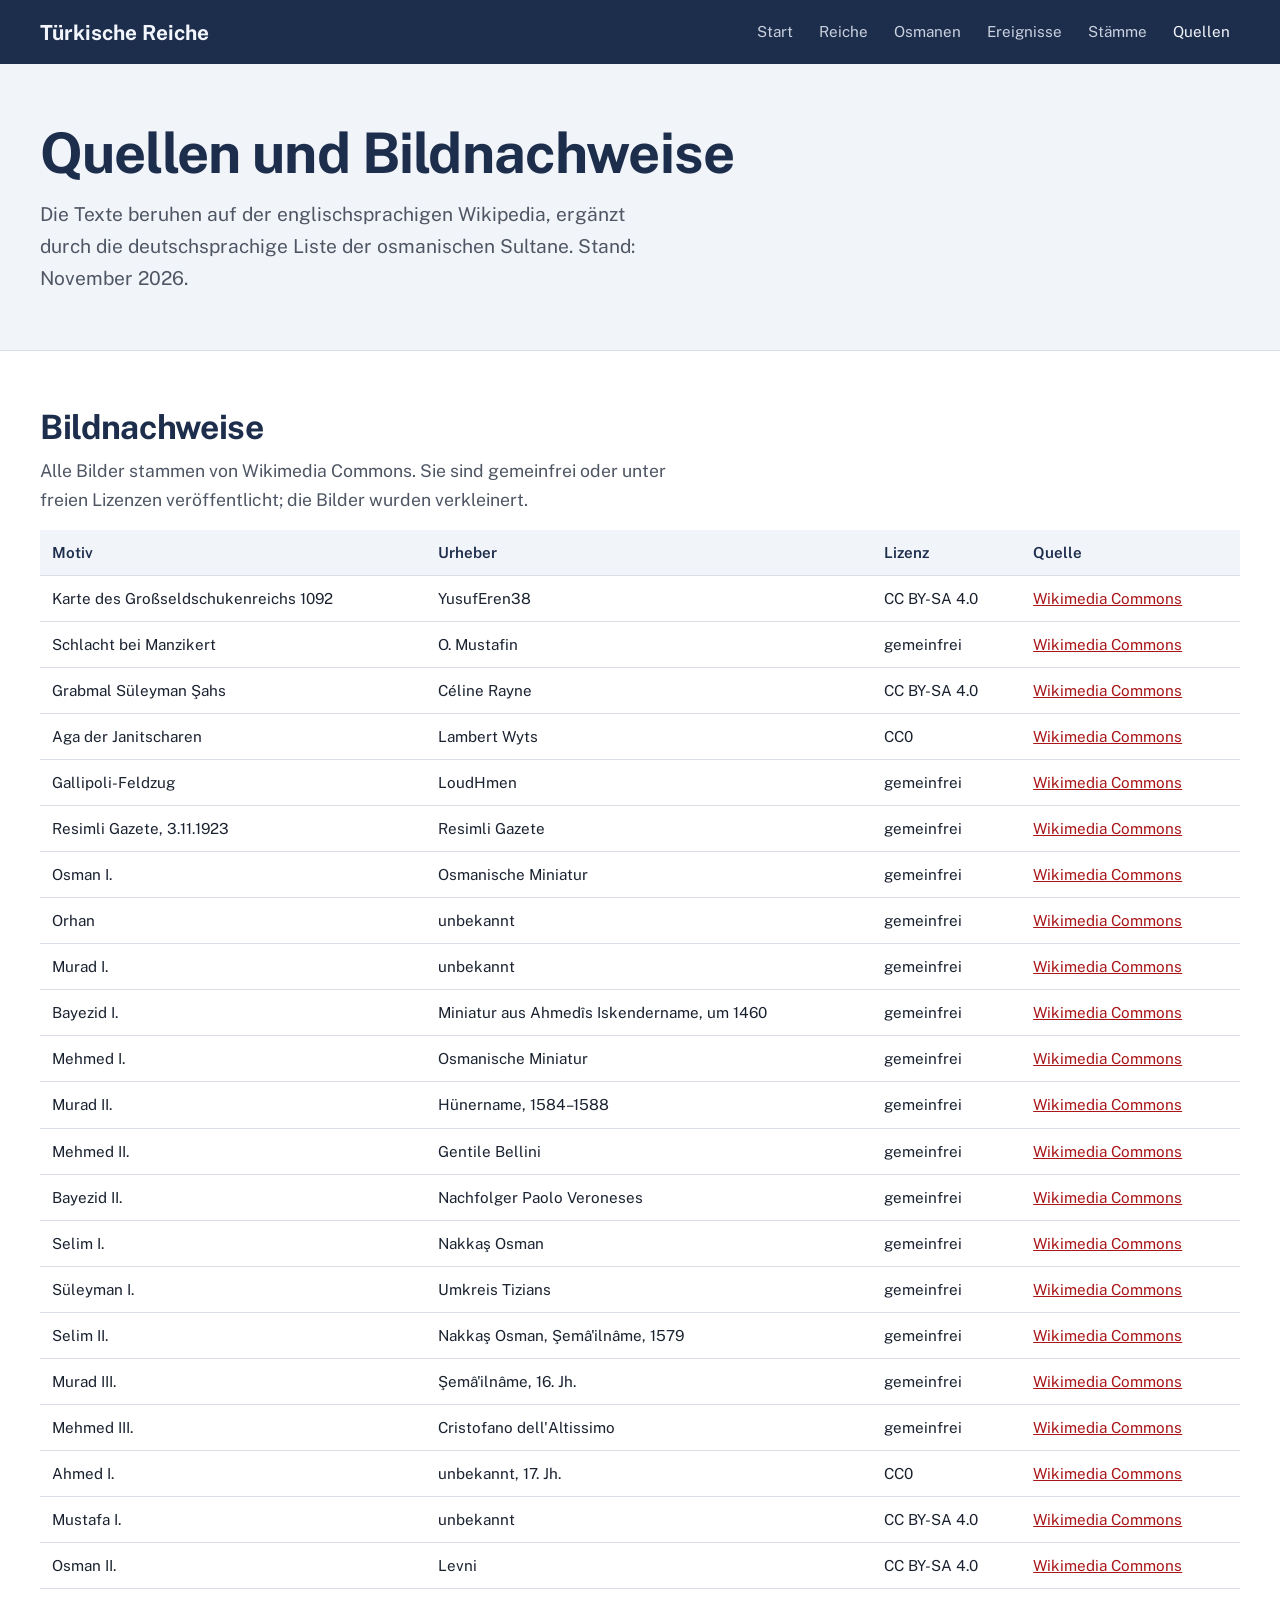
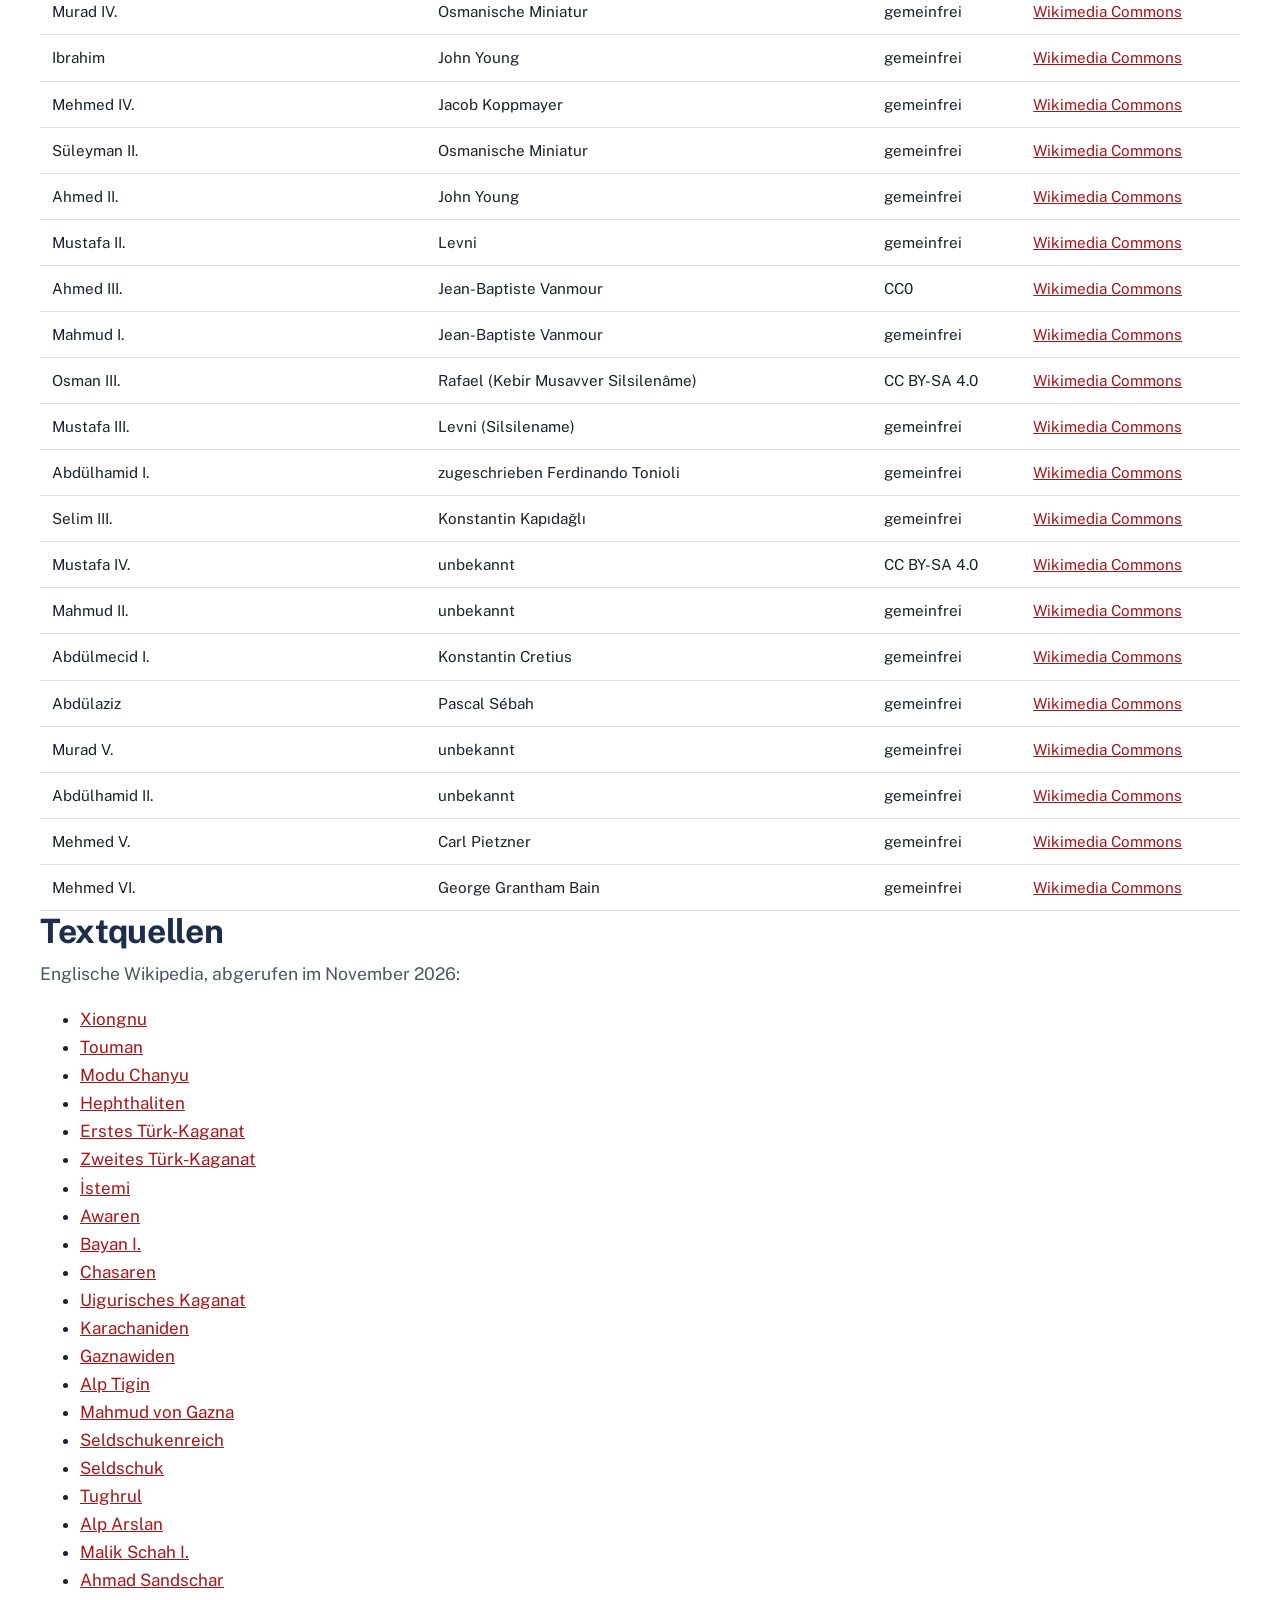
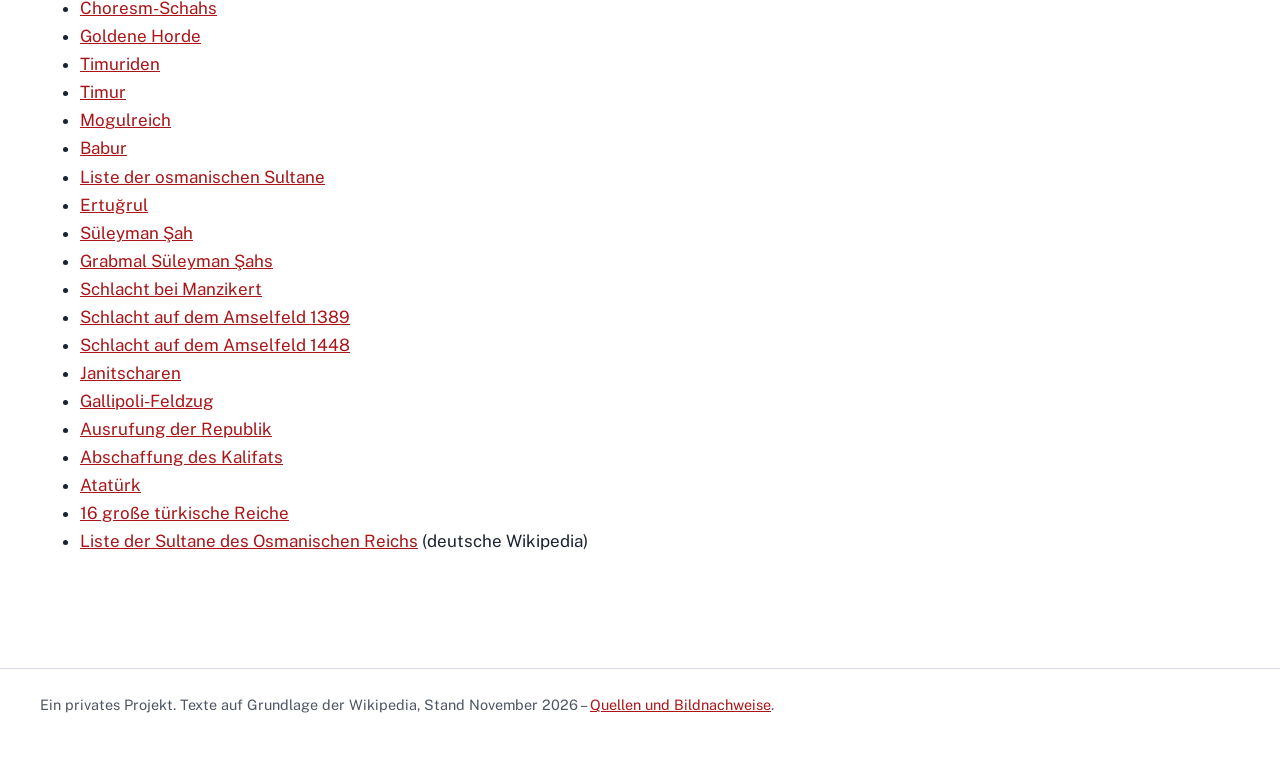
<file: quellen.html>
<!DOCTYPE html>
<html lang="de">
<head>
  <meta charset="utf-8">
  <meta name="viewport" content="width=device-width, initial-scale=1">
  <title>Quellen – Türkische Reiche</title>
  <meta name="description" content="Textquellen und Bildnachweise der Webseite Türkische Reiche.">
  <link rel="preload" href="fonts/public-sans-latin-wght-normal.woff2" as="font" type="font/woff2" crossorigin>
  <link rel="stylesheet" href="css/style.css?v=2">
</head>
<body>
  <a class="skip" href="#inhalt">Zum Inhalt springen</a>
  <header class="site-header">
    <div class="wrap bar">
      <a class="brand" href="index.html">Türkische Reiche</a>
      <nav class="nav" aria-label="Hauptnavigation">
        <a href="index.html">Start</a>
        <a href="reiche.html">Reiche</a>
        <a href="osmanen.html">Osmanen</a>
        <a href="ereignisse.html">Ereignisse</a>
        <a href="staemme.html">Stämme</a>
        <a href="quellen.html" aria-current="page">Quellen</a>
      </nav>
    </div>
  </header>

  <section class="hero">
    <div class="wrap">
      <h1>Quellen und Bildnachweise</h1>
      <p>Die Texte beruhen auf der englischsprachigen Wikipedia, ergänzt durch die deutschsprachige Liste der osmanischen Sultane. Stand: November 2026.</p>
    </div>
  </section>

  <main id="inhalt" class="main wrap">
    <h2>Bildnachweise</h2>
    <p class="lead">Alle Bilder stammen von Wikimedia Commons. Sie sind gemeinfrei oder unter freien Lizenzen veröffentlicht; die Bilder wurden verkleinert.</p>
    <div class="table-wrap">
      <table>
        <thead><tr><th>Motiv</th><th>Urheber</th><th>Lizenz</th><th>Quelle</th></tr></thead>
        <tbody>
          <tr><td>Karte des Großseldschukenreichs 1092</td><td>YusufEren38</td><td>CC BY-SA 4.0</td><td><a href="https://commons.wikimedia.org/wiki/File:Great_Seljuk_Empire_in_1092%2C_before_death_of_Malik_Shah_I.png">Wikimedia Commons</a></td></tr>
          <tr><td>Schlacht bei Manzikert</td><td>O. Mustafin</td><td>gemeinfrei</td><td><a href="https://commons.wikimedia.org/wiki/File:Battle_of_Manzikert_%281071%29.webp">Wikimedia Commons</a></td></tr>
          <tr><td>Grabmal Süleyman Şahs</td><td>Céline Rayne</td><td>CC BY-SA 4.0</td><td><a href="https://commons.wikimedia.org/wiki/File:Tombeau_de_Suleiman_Chah.jpg">Wikimedia Commons</a></td></tr>
          <tr><td>Aga der Janitscharen</td><td>Lambert Wyts</td><td>CC0</td><td><a href="https://commons.wikimedia.org/wiki/File:Lambert_Wyts_-_Agha_of_the_Janissaries_and_a_B%C3%B6l%C3%BCk_of_the_Janissaries.jpg">Wikimedia Commons</a></td></tr>
          <tr><td>Gallipoli-Feldzug</td><td>LoudHmen</td><td>gemeinfrei</td><td><a href="https://commons.wikimedia.org/wiki/File:G.C._18_March_1915_Gallipoli_Campaign_Article.jpg">Wikimedia Commons</a></td></tr>
          <tr><td>Resimli Gazete, 3.11.1923</td><td>Resimli Gazete</td><td>gemeinfrei</td><td><a href="https://commons.wikimedia.org/wiki/File:1923_11_03_Resimli_Gazete_Cumhuriyetin_Ilani.jpg">Wikimedia Commons</a></td></tr>
          <tr><td>Osman I.</td><td>Osmanische Miniatur</td><td>gemeinfrei</td><td><a href="https://commons.wikimedia.org/wiki/File:I_Osman.jpg">Wikimedia Commons</a></td></tr>
          <tr><td>Orhan</td><td>unbekannt</td><td>gemeinfrei</td><td><a href="https://commons.wikimedia.org/wiki/File:Metehanzade_orhangazi.jpg">Wikimedia Commons</a></td></tr>
          <tr><td>Murad I.</td><td>unbekannt</td><td>gemeinfrei</td><td><a href="https://commons.wikimedia.org/wiki/File:Murad_I.jpg">Wikimedia Commons</a></td></tr>
          <tr><td>Bayezid I.</td><td>Miniatur aus Ahmedîs Iskendername, um 1460</td><td>gemeinfrei</td><td><a href="https://commons.wikimedia.org/wiki/File:The_accession_of_Sultan_Bayezid_I_%28enthroned%29._Ahmed%C3%AE%2C_Iskendername%2C_VBNM%2C_circa_1460.%2C_Cod._Or._XC_%2857%29%2C_y._240b.jpg">Wikimedia Commons</a></td></tr>
          <tr><td>Mehmed I.</td><td>Osmanische Miniatur</td><td>gemeinfrei</td><td><a href="https://commons.wikimedia.org/wiki/File:Mehmet_I_honoraries_miniature.jpg">Wikimedia Commons</a></td></tr>
          <tr><td>Murad II.</td><td>Hünername, 1584–1588</td><td>gemeinfrei</td><td><a href="https://commons.wikimedia.org/wiki/File:Murad_II._H%C3%BCnername%2C_folio_143b._TSMK_Hazine_1523_%28created_1584-1588%29.jpg">Wikimedia Commons</a></td></tr>
          <tr><td>Mehmed II.</td><td>Gentile Bellini</td><td>gemeinfrei</td><td><a href="https://commons.wikimedia.org/wiki/File:Bellini%2C_Gentile_-_Sultan_Mehmet_II.jpg">Wikimedia Commons</a></td></tr>
          <tr><td>Bayezid II.</td><td>Nachfolger Paolo Veroneses</td><td>gemeinfrei</td><td><a href="https://commons.wikimedia.org/wiki/File:Paolo_Veronese_%28Nachfolger%29_-_Sultan_Bajozeth_II._-_2246_-_Bavarian_State_Painting_Collections.jpg">Wikimedia Commons</a></td></tr>
          <tr><td>Selim I.</td><td>Nakkaş Osman</td><td>gemeinfrei</td><td><a href="https://commons.wikimedia.org/wiki/File:Nakka%C5%9F_Selim.jpg">Wikimedia Commons</a></td></tr>
          <tr><td>Süleyman I.</td><td>Umkreis Tizians</td><td>gemeinfrei</td><td><a href="https://commons.wikimedia.org/wiki/File:EmperorSuleiman.jpg">Wikimedia Commons</a></td></tr>
          <tr><td>Selim II.</td><td>Nakkaş Osman, Şemâ&#x27;ilnâme, 1579</td><td>gemeinfrei</td><td><a href="https://commons.wikimedia.org/wiki/File:Portrait_of_Selim_II_by_Nakka%C5%9F_Osman%2C_%C5%9Eem%C3%A2%27iln%C3%A2me%2C_1579%2C_Istanbul%2C_Topkap%C4%B1_Saray%C4%B1_M%C3%BCzesi%2C_%D0%9D._1563.jpg">Wikimedia Commons</a></td></tr>
          <tr><td>Murad III.</td><td>Şemâ&#x27;ilnâme, 16. Jh.</td><td>gemeinfrei</td><td><a href="https://commons.wikimedia.org/wiki/File:Murad_III._Semailname_%28Millet_Library%2C_Ali_Em%C3%AEr%C3%AE_Collection%2C_History%2C_MS_no._1216%29.jpg">Wikimedia Commons</a></td></tr>
          <tr><td>Mehmed III.</td><td>Cristofano dell&#x27;Altissimo</td><td>gemeinfrei</td><td><a href="https://commons.wikimedia.org/wiki/File:Sultan_Mehmet_III_of_the_Ottoman_Empire.jpg">Wikimedia Commons</a></td></tr>
          <tr><td>Ahmed I.</td><td>unbekannt, 17. Jh.</td><td>CC0</td><td><a href="https://commons.wikimedia.org/wiki/File:Portrait_of_Sultan_Ahmet_I_%28r._1603%E2%80%9317%29_%28cropped%29.jpg">Wikimedia Commons</a></td></tr>
          <tr><td>Mustafa I.</td><td>unbekannt</td><td>CC BY-SA 4.0</td><td><a href="https://commons.wikimedia.org/wiki/File:Mustafa_I_portrait.jpg">Wikimedia Commons</a></td></tr>
          <tr><td>Osman II.</td><td>Levni</td><td>CC BY-SA 4.0</td><td><a href="https://commons.wikimedia.org/wiki/File:Osman_The_Young.jpg">Wikimedia Commons</a></td></tr>
          <tr><td>Murad IV.</td><td>Osmanische Miniatur</td><td>gemeinfrei</td><td><a href="https://commons.wikimedia.org/wiki/File:IV_Murat.jpg">Wikimedia Commons</a></td></tr>
          <tr><td>Ibrahim</td><td>John Young</td><td>gemeinfrei</td><td><a href="https://commons.wikimedia.org/wiki/File:Ibrahim_by_John_Young.jpg">Wikimedia Commons</a></td></tr>
          <tr><td>Mehmed IV.</td><td>Jacob Koppmayer</td><td>gemeinfrei</td><td><a href="https://commons.wikimedia.org/wiki/File:Mahomet_IV._sonst_Achmet_genannt_T%C3%BCrckischer_Ka%C3%BFser.jpg">Wikimedia Commons</a></td></tr>
          <tr><td>Süleyman II.</td><td>Osmanische Miniatur</td><td>gemeinfrei</td><td><a href="https://commons.wikimedia.org/wiki/File:II_Suleyman.jpg">Wikimedia Commons</a></td></tr>
          <tr><td>Ahmed II.</td><td>John Young</td><td>gemeinfrei</td><td><a href="https://commons.wikimedia.org/wiki/File:Ahmed_II_by_John_Young.jpg">Wikimedia Commons</a></td></tr>
          <tr><td>Mustafa II.</td><td>Levni</td><td>gemeinfrei</td><td><a href="https://commons.wikimedia.org/wiki/File:Mustafa_II_dressed_in_full_armour.JPG">Wikimedia Commons</a></td></tr>
          <tr><td>Ahmed III.</td><td>Jean-Baptiste Vanmour</td><td>CC0</td><td><a href="https://commons.wikimedia.org/wiki/File:Portrait_of_Sultan_Ahmed_III_%281673%E2%80%931736%29%2C_three-quarter-length%2C_standing%2C_with_a_view_onto_the_Bosphorus_and_the_Hagia_Sophia_by_Jean-Baptiste_Vanmour.jpg">Wikimedia Commons</a></td></tr>
          <tr><td>Mahmud I.</td><td>Jean-Baptiste Vanmour</td><td>gemeinfrei</td><td><a href="https://commons.wikimedia.org/wiki/File:Sultan_Mahmud_I_%E2%80%93_Jean_Baptiste_Vanmour.jpg">Wikimedia Commons</a></td></tr>
          <tr><td>Osman III.</td><td>Rafael (Kebir Musavver Silsilenâme)</td><td>CC BY-SA 4.0</td><td><a href="https://commons.wikimedia.org/wiki/File:III.Osman.webp">Wikimedia Commons</a></td></tr>
          <tr><td>Mustafa III.</td><td>Levni (Silsilename)</td><td>gemeinfrei</td><td><a href="https://commons.wikimedia.org/wiki/File:Sultan_Mustafa_III.jpg">Wikimedia Commons</a></td></tr>
          <tr><td>Abdülhamid I.</td><td>zugeschrieben Ferdinando Tonioli</td><td>gemeinfrei</td><td><a href="https://commons.wikimedia.org/wiki/File:Portrait_of_Abd%C3%BClhamid_I_of_the_Ottoman_Empire.jpg">Wikimedia Commons</a></td></tr>
          <tr><td>Selim III.</td><td>Konstantin Kapıdağlı</td><td>gemeinfrei</td><td><a href="https://commons.wikimedia.org/wiki/File:Konstantin_Kapidagli_002.jpg">Wikimedia Commons</a></td></tr>
          <tr><td>Mustafa IV.</td><td>unbekannt</td><td>CC BY-SA 4.0</td><td><a href="https://commons.wikimedia.org/wiki/File:IV.Mustafa.jpg">Wikimedia Commons</a></td></tr>
          <tr><td>Mahmud II.</td><td>unbekannt</td><td>gemeinfrei</td><td><a href="https://commons.wikimedia.org/wiki/File:II._Mahmud_%28Bilinmeyen_Ressam%29.jpg">Wikimedia Commons</a></td></tr>
          <tr><td>Abdülmecid I.</td><td>Konstantin Cretius</td><td>gemeinfrei</td><td><a href="https://commons.wikimedia.org/wiki/File:Sultan_Abd%C3%BClmecid%27in_%C5%9Fehzadelik_zamanlar%C4%B1.jpg">Wikimedia Commons</a></td></tr>
          <tr><td>Abdülaziz</td><td>Pascal Sébah</td><td>gemeinfrei</td><td><a href="https://commons.wikimedia.org/wiki/File:Sultan_Abd-ul-Aziz_-_P._Sebah_%281838-1910%29.jpg">Wikimedia Commons</a></td></tr>
          <tr><td>Murad V.</td><td>unbekannt</td><td>gemeinfrei</td><td><a href="https://commons.wikimedia.org/wiki/File:Portrait_of_Murad_V.jpg">Wikimedia Commons</a></td></tr>
          <tr><td>Abdülhamid II.</td><td>unbekannt</td><td>gemeinfrei</td><td><a href="https://commons.wikimedia.org/wiki/File:Sultan_Gazi_Abd%C3%BCl_Hamid_II_-_%D8%A7%D9%84%D8%B3%D9%84%D8%B7%D8%A7%D9%86_%D8%A7%D9%84%D8%BA%D8%A7%D8%B2%D9%8A_%D8%B9%D8%A8%D8%AF_%D8%A7%D9%84%D8%AD%D9%85%D9%8A%D8%AF_%D8%A7%D9%84%D8%AB%D8%A7%D9%86%D9%8A.png">Wikimedia Commons</a></td></tr>
          <tr><td>Mehmed V.</td><td>Carl Pietzner</td><td>gemeinfrei</td><td><a href="https://commons.wikimedia.org/wiki/File:Sultan_Muhammed_Chan_V.%2C_Kaiser_der_Osmanen_1915_C._Pietzner.jpg">Wikimedia Commons</a></td></tr>
          <tr><td>Mehmed VI.</td><td>George Grantham Bain</td><td>gemeinfrei</td><td><a href="https://commons.wikimedia.org/wiki/File:Sultan_Mehmed_VI_of_the_Ottoman_Empire.jpg">Wikimedia Commons</a></td></tr>
        </tbody>
      </table>
    </div>

    <h2>Textquellen</h2>
    <p class="lead">Englische Wikipedia, abgerufen im November 2026:</p>
    <ul>
        <li><a href="https://en.wikipedia.org/wiki/Xiongnu">Xiongnu</a></li>
        <li><a href="https://en.wikipedia.org/wiki/Touman">Touman</a></li>
        <li><a href="https://en.wikipedia.org/wiki/Modu_Chanyu">Modu Chanyu</a></li>
        <li><a href="https://en.wikipedia.org/wiki/Hephthalites">Hephthaliten</a></li>
        <li><a href="https://en.wikipedia.org/wiki/First_Turkic_Khaganate">Erstes Türk-Kaganat</a></li>
        <li><a href="https://en.wikipedia.org/wiki/Second_Turkic_Khaganate">Zweites Türk-Kaganat</a></li>
        <li><a href="https://en.wikipedia.org/wiki/Ist%C3%A4mi">İstemi</a></li>
        <li><a href="https://en.wikipedia.org/wiki/Pannonian_Avars">Awaren</a></li>
        <li><a href="https://en.wikipedia.org/wiki/Bayan_I">Bayan I.</a></li>
        <li><a href="https://en.wikipedia.org/wiki/Khazars">Chasaren</a></li>
        <li><a href="https://en.wikipedia.org/wiki/Uyghur_Khaganate">Uigurisches Kaganat</a></li>
        <li><a href="https://en.wikipedia.org/wiki/Kara-Khanid_Khanate">Karachaniden</a></li>
        <li><a href="https://en.wikipedia.org/wiki/Ghaznavid_Empire">Gaznawiden</a></li>
        <li><a href="https://en.wikipedia.org/wiki/Alp-Tegin">Alp Tigin</a></li>
        <li><a href="https://en.wikipedia.org/wiki/Mahmud_of_Ghazni">Mahmud von Gazna</a></li>
        <li><a href="https://en.wikipedia.org/wiki/Seljuk_Empire">Seldschukenreich</a></li>
        <li><a href="https://en.wikipedia.org/wiki/Seljuk_%28leader%29">Seldschuk</a></li>
        <li><a href="https://en.wikipedia.org/wiki/Tughril_I">Tughrul</a></li>
        <li><a href="https://en.wikipedia.org/wiki/Alp_Arslan">Alp Arslan</a></li>
        <li><a href="https://en.wikipedia.org/wiki/Malik-Shah_I">Malik Schah I.</a></li>
        <li><a href="https://en.wikipedia.org/wiki/Ahmad_Sanjar">Ahmad Sandschar</a></li>
        <li><a href="https://en.wikipedia.org/wiki/Khwarazmian_Empire">Choresm-Schahs</a></li>
        <li><a href="https://en.wikipedia.org/wiki/Golden_Horde">Goldene Horde</a></li>
        <li><a href="https://en.wikipedia.org/wiki/Timurid_Empire">Timuriden</a></li>
        <li><a href="https://en.wikipedia.org/wiki/Timur">Timur</a></li>
        <li><a href="https://en.wikipedia.org/wiki/Mughal_Empire">Mogulreich</a></li>
        <li><a href="https://en.wikipedia.org/wiki/Babur">Babur</a></li>
        <li><a href="https://en.wikipedia.org/wiki/List_of_sultans_of_the_Ottoman_Empire">Liste der osmanischen Sultane</a></li>
        <li><a href="https://en.wikipedia.org/wiki/Ertu%C4%9Frul">Ertuğrul</a></li>
        <li><a href="https://en.wikipedia.org/wiki/Suleyman_Shah">Süleyman Şah</a></li>
        <li><a href="https://en.wikipedia.org/wiki/Tomb_of_Suleyman_Shah">Grabmal Süleyman Şahs</a></li>
        <li><a href="https://en.wikipedia.org/wiki/Battle_of_Manzikert">Schlacht bei Manzikert</a></li>
        <li><a href="https://en.wikipedia.org/wiki/Battle_of_Kosovo">Schlacht auf dem Amselfeld 1389</a></li>
        <li><a href="https://en.wikipedia.org/wiki/Battle_of_Kosovo_%281448%29">Schlacht auf dem Amselfeld 1448</a></li>
        <li><a href="https://en.wikipedia.org/wiki/Janissary">Janitscharen</a></li>
        <li><a href="https://en.wikipedia.org/wiki/Gallipoli_campaign">Gallipoli-Feldzug</a></li>
        <li><a href="https://en.wikipedia.org/wiki/Proclamation_of_the_Republic_of_Turkey">Ausrufung der Republik</a></li>
        <li><a href="https://en.wikipedia.org/wiki/Abolition_of_the_Caliphate">Abschaffung des Kalifats</a></li>
        <li><a href="https://en.wikipedia.org/wiki/Mustafa_Kemal_Atat%C3%BCrk">Atatürk</a></li>
        <li><a href="https://en.wikipedia.org/wiki/16_Great_Turkic_Empires">16 große türkische Reiche</a></li>
        <li><a href="https://de.wikipedia.org/wiki/Liste_der_Sultane_des_Osmanischen_Reichs">Liste der Sultane des Osmanischen Reichs</a> (deutsche Wikipedia)</li>
    </ul>
  </main>

  <footer class="site-footer">
    <div class="wrap">Ein privates Projekt. Texte auf Grundlage der Wikipedia, Stand November 2026 – <a href="quellen.html">Quellen und Bildnachweise</a>.</div>
  </footer>
  <script src="js/main.js?v=2"></script>
</body>
</html>
</file>
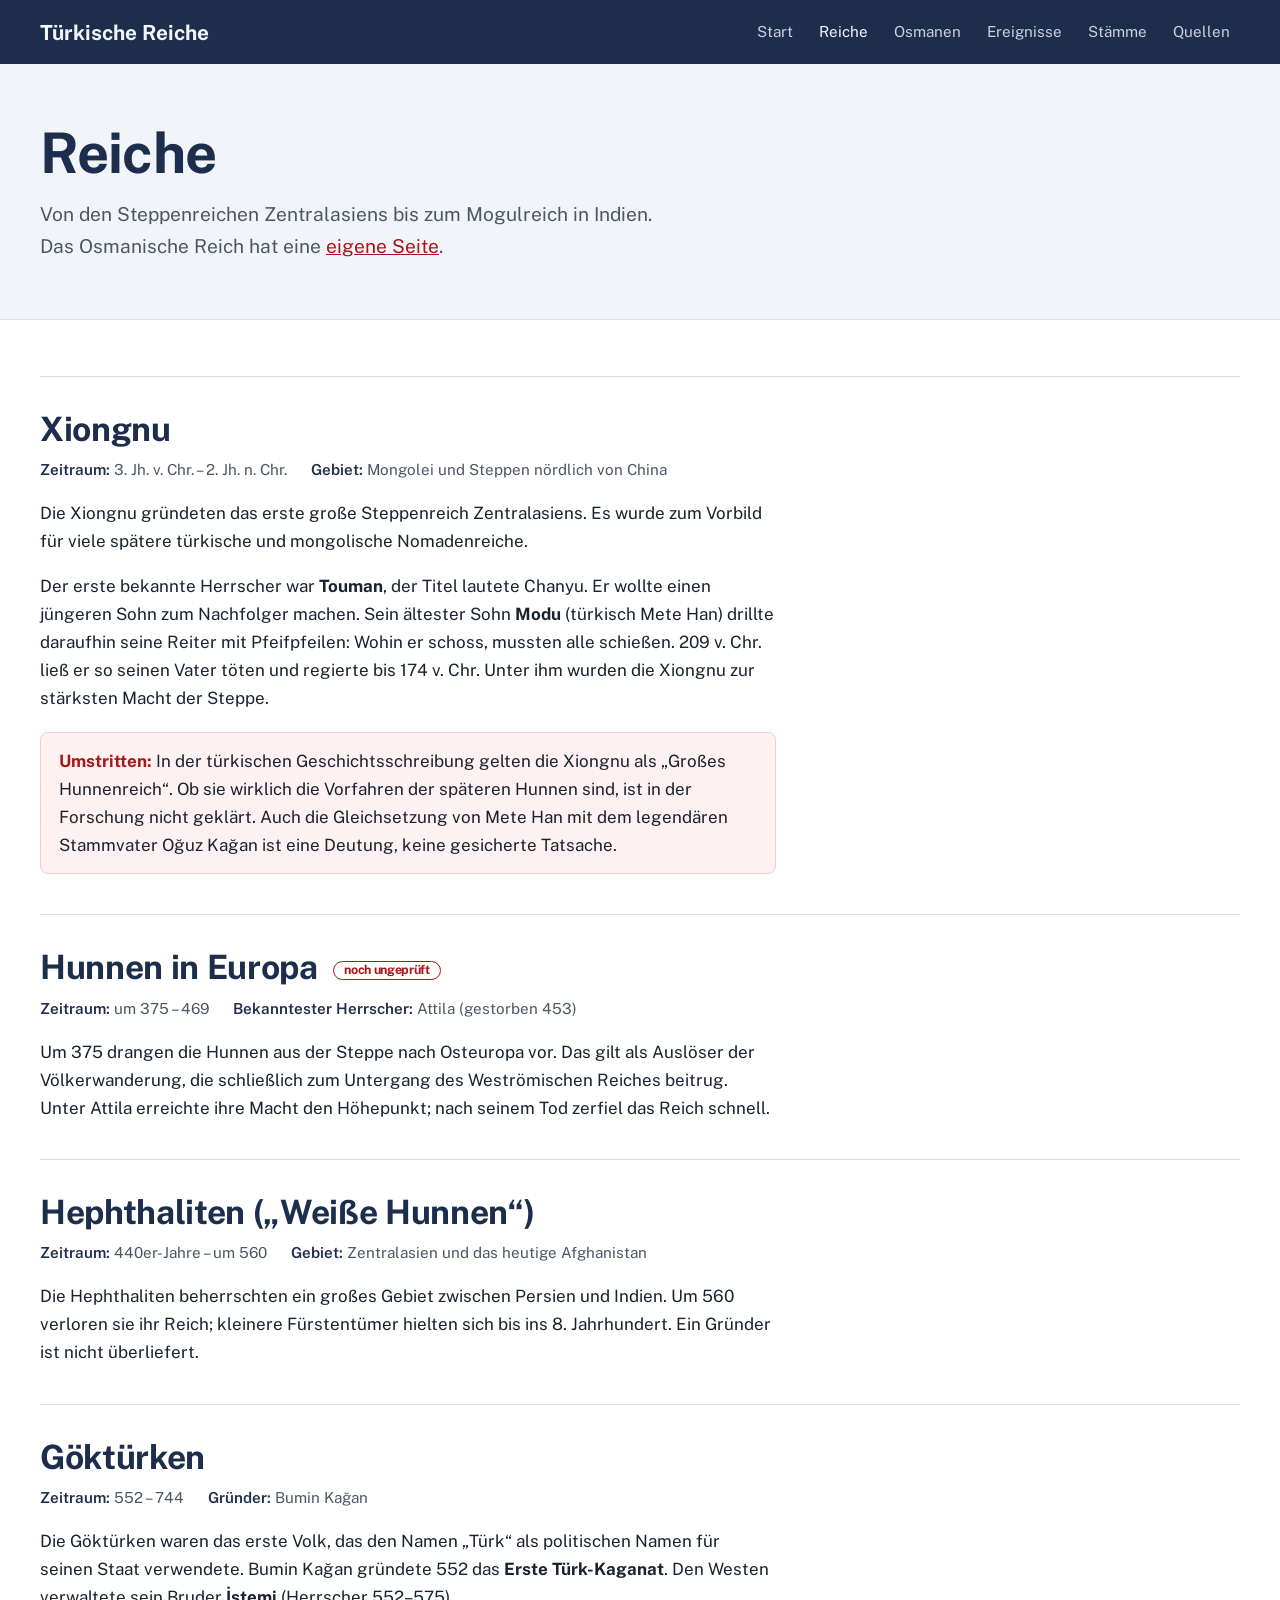
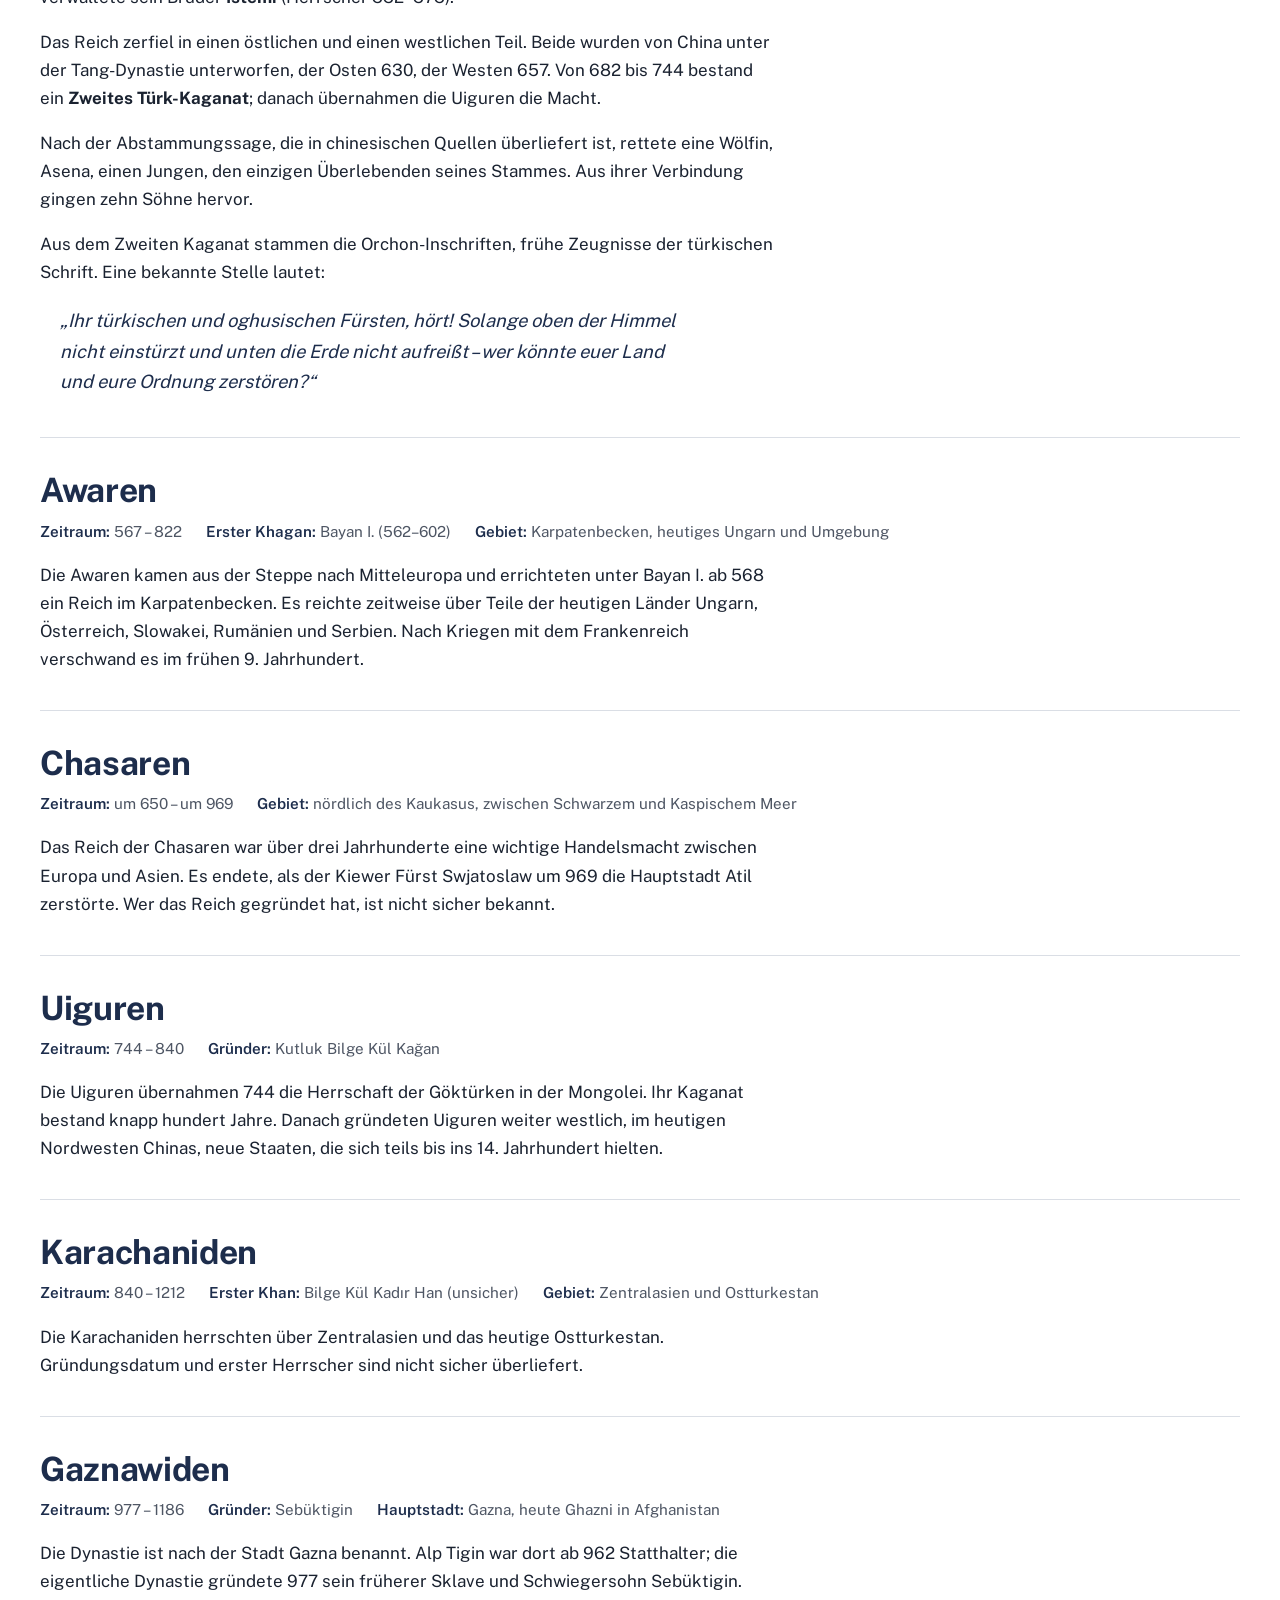
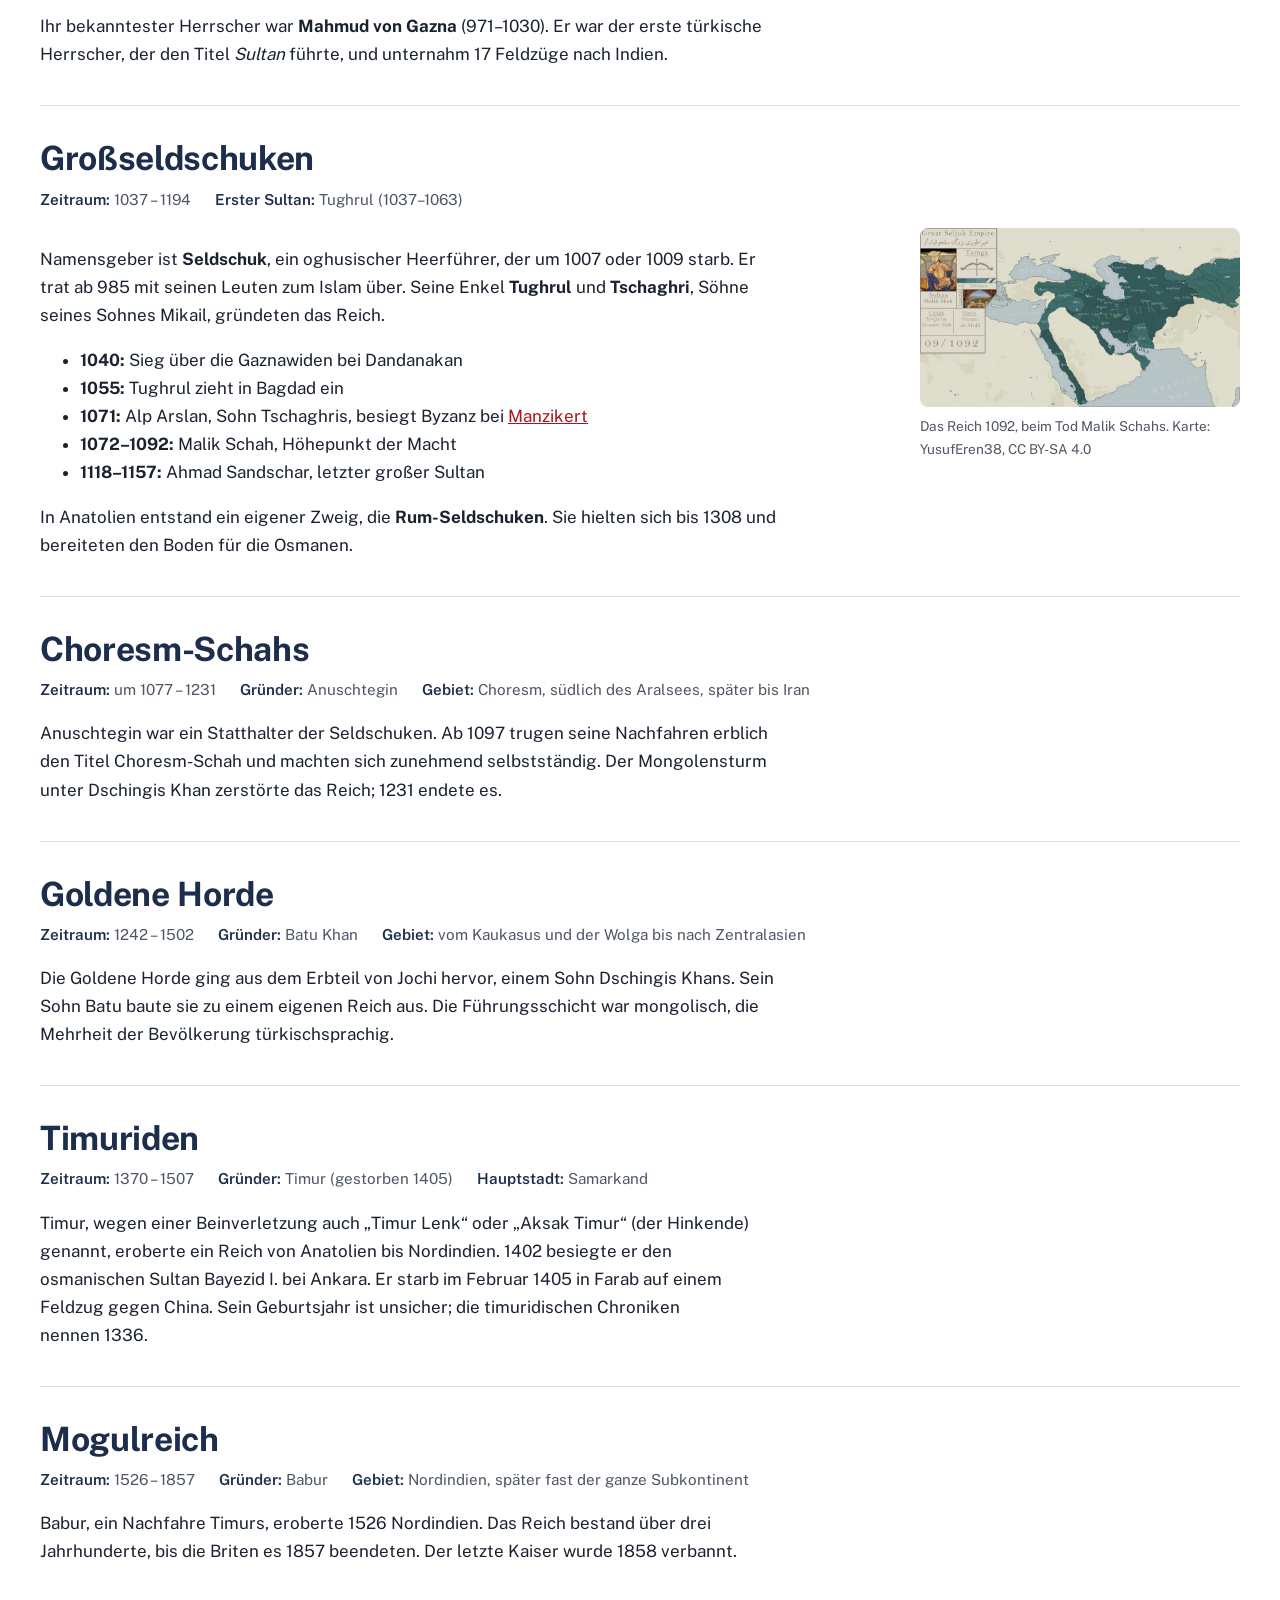
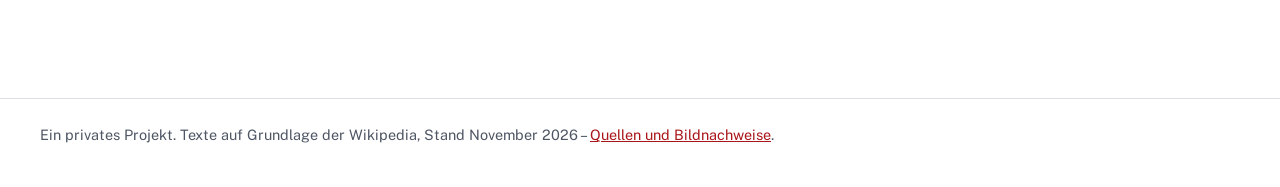
<file: reiche.html>
<!DOCTYPE html>
<html lang="de">
<head>
  <meta charset="utf-8">
  <meta name="viewport" content="width=device-width, initial-scale=1">
  <title>Reiche – Türkische Reiche</title>
  <meta name="description" content="Die Reiche von den Xiongnu bis zum Mogulreich: Zeiträume, Gründer und wichtigste Ereignisse.">
  <link rel="preload" href="fonts/public-sans-latin-wght-normal.woff2" as="font" type="font/woff2" crossorigin>
  <link rel="stylesheet" href="css/style.css?v=2">
</head>
<body>
  <a class="skip" href="#inhalt">Zum Inhalt springen</a>
  <header class="site-header">
    <div class="wrap bar">
      <a class="brand" href="index.html">Türkische Reiche</a>
      <nav class="nav" aria-label="Hauptnavigation">
        <a href="index.html">Start</a>
        <a href="reiche.html" aria-current="page">Reiche</a>
        <a href="osmanen.html">Osmanen</a>
        <a href="ereignisse.html">Ereignisse</a>
        <a href="staemme.html">Stämme</a>
        <a href="quellen.html">Quellen</a>
      </nav>
    </div>
  </header>

  <section class="hero">
    <div class="wrap">
      <h1>Reiche</h1>
      <p>Von den Steppenreichen Zentralasiens bis zum Mogulreich in Indien. Das Osmanische Reich hat eine <a href="osmanen.html">eigene Seite</a>.</p>
    </div>
  </section>

  <main id="inhalt" class="main wrap">

    <article class="entry" id="xiongnu">
      <h2>Xiongnu</h2>
      <ul class="facts">
        <li><strong>Zeitraum:</strong> 3. Jh. v. Chr. – 2. Jh. n. Chr.</li>
        <li><strong>Gebiet:</strong> Mongolei und Steppen nördlich von China</li>
      </ul>
      <p>Die Xiongnu gründeten das erste große Steppenreich Zentralasiens. Es wurde zum Vorbild für viele spätere türkische und mongolische Nomadenreiche.</p>
      <p>Der erste bekannte Herrscher war <strong>Touman</strong>, der Titel lautete Chanyu. Er wollte einen jüngeren Sohn zum Nachfolger machen. Sein ältester Sohn <strong>Modu</strong> (türkisch Mete Han) drillte daraufhin seine Reiter mit Pfeifpfeilen: Wohin er schoss, mussten alle schießen. 209 v. Chr. ließ er so seinen Vater töten und regierte bis 174 v. Chr. Unter ihm wurden die Xiongnu zur stärksten Macht der Steppe.</p>
      <div class="note warn">
        <p><strong>Umstritten:</strong> In der türkischen Geschichtsschreibung gelten die Xiongnu als „Großes Hunnenreich“. Ob sie wirklich die Vorfahren der späteren Hunnen sind, ist in der Forschung nicht geklärt. Auch die Gleichsetzung von Mete Han mit dem legendären Stammvater Oğuz Kağan ist eine Deutung, keine gesicherte Tatsache.</p>
      </div>
    </article>

    <article class="entry" id="hunnen">
      <h2>Hunnen in Europa <span class="badge">noch ungeprüft</span></h2>
      <ul class="facts">
        <li><strong>Zeitraum:</strong> um 375 – 469</li>
        <li><strong>Bekanntester Herrscher:</strong> Attila (gestorben 453)</li>
      </ul>
      <p>Um 375 drangen die Hunnen aus der Steppe nach Osteuropa vor. Das gilt als Auslöser der Völkerwanderung, die schließlich zum Untergang des Weströmischen Reiches beitrug. Unter Attila erreichte ihre Macht den Höhepunkt; nach seinem Tod zerfiel das Reich schnell.</p>
    </article>

    <article class="entry" id="hephthaliten">
      <h2>Hephthaliten („Weiße Hunnen“)</h2>
      <ul class="facts">
        <li><strong>Zeitraum:</strong> 440er-Jahre – um 560</li>
        <li><strong>Gebiet:</strong> Zentralasien und das heutige Afghanistan</li>
      </ul>
      <p>Die Hephthaliten beherrschten ein großes Gebiet zwischen Persien und Indien. Um 560 verloren sie ihr Reich; kleinere Fürstentümer hielten sich bis ins 8. Jahrhundert. Ein Gründer ist nicht überliefert.</p>
    </article>

    <article class="entry" id="goektuerken">
      <h2>Göktürken</h2>
      <ul class="facts">
        <li><strong>Zeitraum:</strong> 552 – 744</li>
        <li><strong>Gründer:</strong> Bumin Kağan</li>
      </ul>
      <p>Die Göktürken waren das erste Volk, das den Namen „Türk“ als politischen Namen für seinen Staat verwendete. Bumin Kağan gründete 552 das <strong>Erste Türk-Kaganat</strong>. Den Westen verwaltete sein Bruder <strong>İstemi</strong> (Herrscher 552–575).</p>
      <p>Das Reich zerfiel in einen östlichen und einen westlichen Teil. Beide wurden von China unter der Tang-Dynastie unterworfen, der Osten 630, der Westen 657. Von 682 bis 744 bestand ein <strong>Zweites Türk-Kaganat</strong>; danach übernahmen die Uiguren die Macht.</p>
      <p>Nach der Abstammungssage, die in chinesischen Quellen überliefert ist, rettete eine Wölfin, Asena, einen Jungen, den einzigen Überlebenden seines Stammes. Aus ihrer Verbindung gingen zehn Söhne hervor.</p>
      <p>Aus dem Zweiten Kaganat stammen die Orchon-Inschriften, frühe Zeugnisse der türkischen Schrift. Eine bekannte Stelle lautet:</p>
      <blockquote>„Ihr türkischen und oghusischen Fürsten, hört! Solange oben der Himmel nicht einstürzt und unten die Erde nicht aufreißt – wer könnte euer Land und eure Ordnung zerstören?“</blockquote>
    </article>

    <article class="entry" id="awaren">
      <h2>Awaren</h2>
      <ul class="facts">
        <li><strong>Zeitraum:</strong> 567 – 822</li>
        <li><strong>Erster Khagan:</strong> Bayan I. (562–602)</li>
        <li><strong>Gebiet:</strong> Karpatenbecken, heutiges Ungarn und Umgebung</li>
      </ul>
      <p>Die Awaren kamen aus der Steppe nach Mitteleuropa und errichteten unter Bayan I. ab 568 ein Reich im Karpatenbecken. Es reichte zeitweise über Teile der heutigen Länder Ungarn, Österreich, Slowakei, Rumänien und Serbien. Nach Kriegen mit dem Frankenreich verschwand es im frühen 9. Jahrhundert.</p>
    </article>

    <article class="entry" id="chasaren">
      <h2>Chasaren</h2>
      <ul class="facts">
        <li><strong>Zeitraum:</strong> um 650 – um 969</li>
        <li><strong>Gebiet:</strong> nördlich des Kaukasus, zwischen Schwarzem und Kaspischem Meer</li>
      </ul>
      <p>Das Reich der Chasaren war über drei Jahrhunderte eine wichtige Handelsmacht zwischen Europa und Asien. Es endete, als der Kiewer Fürst Swjatoslaw um 969 die Hauptstadt Atil zerstörte. Wer das Reich gegründet hat, ist nicht sicher bekannt.</p>
    </article>

    <article class="entry" id="uiguren">
      <h2>Uiguren</h2>
      <ul class="facts">
        <li><strong>Zeitraum:</strong> 744 – 840</li>
        <li><strong>Gründer:</strong> Kutluk Bilge Kül Kağan</li>
      </ul>
      <p>Die Uiguren übernahmen 744 die Herrschaft der Göktürken in der Mongolei. Ihr Kaganat bestand knapp hundert Jahre. Danach gründeten Uiguren weiter westlich, im heutigen Nordwesten Chinas, neue Staaten, die sich teils bis ins 14. Jahrhundert hielten.</p>
    </article>

    <article class="entry" id="karachaniden">
      <h2>Karachaniden</h2>
      <ul class="facts">
        <li><strong>Zeitraum:</strong> 840 – 1212</li>
        <li><strong>Erster Khan:</strong> Bilge Kül Kadır Han (unsicher)</li>
        <li><strong>Gebiet:</strong> Zentralasien und Ostturkestan</li>
      </ul>
      <p>Die Karachaniden herrschten über Zentralasien und das heutige Ostturkestan. Gründungsdatum und erster Herrscher sind nicht sicher überliefert.</p>
    </article>

    <article class="entry" id="gaznawiden">
      <h2>Gaznawiden</h2>
      <ul class="facts">
        <li><strong>Zeitraum:</strong> 977 – 1186</li>
        <li><strong>Gründer:</strong> Sebüktigin</li>
        <li><strong>Hauptstadt:</strong> Gazna, heute Ghazni in Afghanistan</li>
      </ul>
      <p>Die Dynastie ist nach der Stadt Gazna benannt. Alp Tigin war dort ab 962 Statthalter; die eigentliche Dynastie gründete 977 sein früherer Sklave und Schwiegersohn Sebüktigin.</p>
      <p>Ihr bekanntester Herrscher war <strong>Mahmud von Gazna</strong> (971–1030). Er war der erste türkische Herrscher, der den Titel <em>Sultan</em> führte, und unternahm 17 Feldzüge nach Indien.</p>
    </article>

    <article class="entry" id="seldschuken">
      <h2>Großseldschuken</h2>
      <ul class="facts">
        <li><strong>Zeitraum:</strong> 1037 – 1194</li>
        <li><strong>Erster Sultan:</strong> Tughrul (1037–1063)</li>
      </ul>
      <div class="entry-body with-image">
        <div>
          <p>Namensgeber ist <strong>Seldschuk</strong>, ein oghusischer Heerführer, der um 1007 oder 1009 starb. Er trat ab 985 mit seinen Leuten zum Islam über. Seine Enkel <strong>Tughrul</strong> und <strong>Tschaghri</strong>, Söhne seines Sohnes Mikail, gründeten das Reich.</p>
          <ul>
            <li><strong>1040:</strong> Sieg über die Gaznawiden bei Dandanakan</li>
            <li><strong>1055:</strong> Tughrul zieht in Bagdad ein</li>
            <li><strong>1071:</strong> Alp Arslan, Sohn Tschaghris, besiegt Byzanz bei <a href="ereignisse.html#manzikert">Manzikert</a></li>
            <li><strong>1072–1092:</strong> Malik Schah, Höhepunkt der Macht</li>
            <li><strong>1118–1157:</strong> Ahmad Sandschar, letzter großer Sultan</li>
          </ul>
          <p>In Anatolien entstand ein eigener Zweig, die <strong>Rum-Seldschuken</strong>. Sie hielten sich bis 1308 und bereiteten den Boden für die Osmanen.</p>
        </div>
        <figure>
          <img src="img/seldschuken-karte-1092.jpg" alt="Karte des Großseldschukenreichs im Jahr 1092, von Anatolien bis Zentralasien" width="900" height="506" loading="lazy">
          <figcaption>Das Reich 1092, beim Tod Malik Schahs. Karte: YusufEren38, CC BY-SA 4.0</figcaption>
        </figure>
      </div>
    </article>

    <article class="entry" id="choresm">
      <h2>Choresm-Schahs</h2>
      <ul class="facts">
        <li><strong>Zeitraum:</strong> um 1077 – 1231</li>
        <li><strong>Gründer:</strong> Anuschtegin</li>
        <li><strong>Gebiet:</strong> Choresm, südlich des Aralsees, später bis Iran</li>
      </ul>
      <p>Anuschtegin war ein Statthalter der Seldschuken. Ab 1097 trugen seine Nachfahren erblich den Titel Choresm-Schah und machten sich zunehmend selbstständig. Der Mongolensturm unter Dschingis Khan zerstörte das Reich; 1231 endete es.</p>
    </article>

    <article class="entry" id="goldene-horde">
      <h2>Goldene Horde</h2>
      <ul class="facts">
        <li><strong>Zeitraum:</strong> 1242 – 1502</li>
        <li><strong>Gründer:</strong> Batu Khan</li>
        <li><strong>Gebiet:</strong> vom Kaukasus und der Wolga bis nach Zentralasien</li>
      </ul>
      <p>Die Goldene Horde ging aus dem Erbteil von Jochi hervor, einem Sohn Dschingis Khans. Sein Sohn Batu baute sie zu einem eigenen Reich aus. Die Führungsschicht war mongolisch, die Mehrheit der Bevölkerung türkischsprachig.</p>
    </article>

    <article class="entry" id="timuriden">
      <h2>Timuriden</h2>
      <ul class="facts">
        <li><strong>Zeitraum:</strong> 1370 – 1507</li>
        <li><strong>Gründer:</strong> Timur (gestorben 1405)</li>
        <li><strong>Hauptstadt:</strong> Samarkand</li>
      </ul>
      <p>Timur, wegen einer Beinverletzung auch „Timur Lenk“ oder „Aksak Timur“ (der Hinkende) genannt, eroberte ein Reich von Anatolien bis Nordindien. 1402 besiegte er den osmanischen Sultan Bayezid I. bei Ankara. Er starb im Februar 1405 in Farab auf einem Feldzug gegen China. Sein Geburtsjahr ist unsicher; die timuridischen Chroniken nennen 1336.</p>
    </article>

    <article class="entry" id="mogulreich">
      <h2>Mogulreich</h2>
      <ul class="facts">
        <li><strong>Zeitraum:</strong> 1526 – 1857</li>
        <li><strong>Gründer:</strong> Babur</li>
        <li><strong>Gebiet:</strong> Nordindien, später fast der ganze Subkontinent</li>
      </ul>
      <p>Babur, ein Nachfahre Timurs, eroberte 1526 Nordindien. Das Reich bestand über drei Jahrhunderte, bis die Briten es 1857 beendeten. Der letzte Kaiser wurde 1858 verbannt.</p>
    </article>

  </main>

  <footer class="site-footer">
    <div class="wrap">Ein privates Projekt. Texte auf Grundlage der Wikipedia, Stand November 2026 – <a href="quellen.html">Quellen und Bildnachweise</a>.</div>
  </footer>
  <script src="js/main.js?v=2"></script>
</body>
</html>
</file>
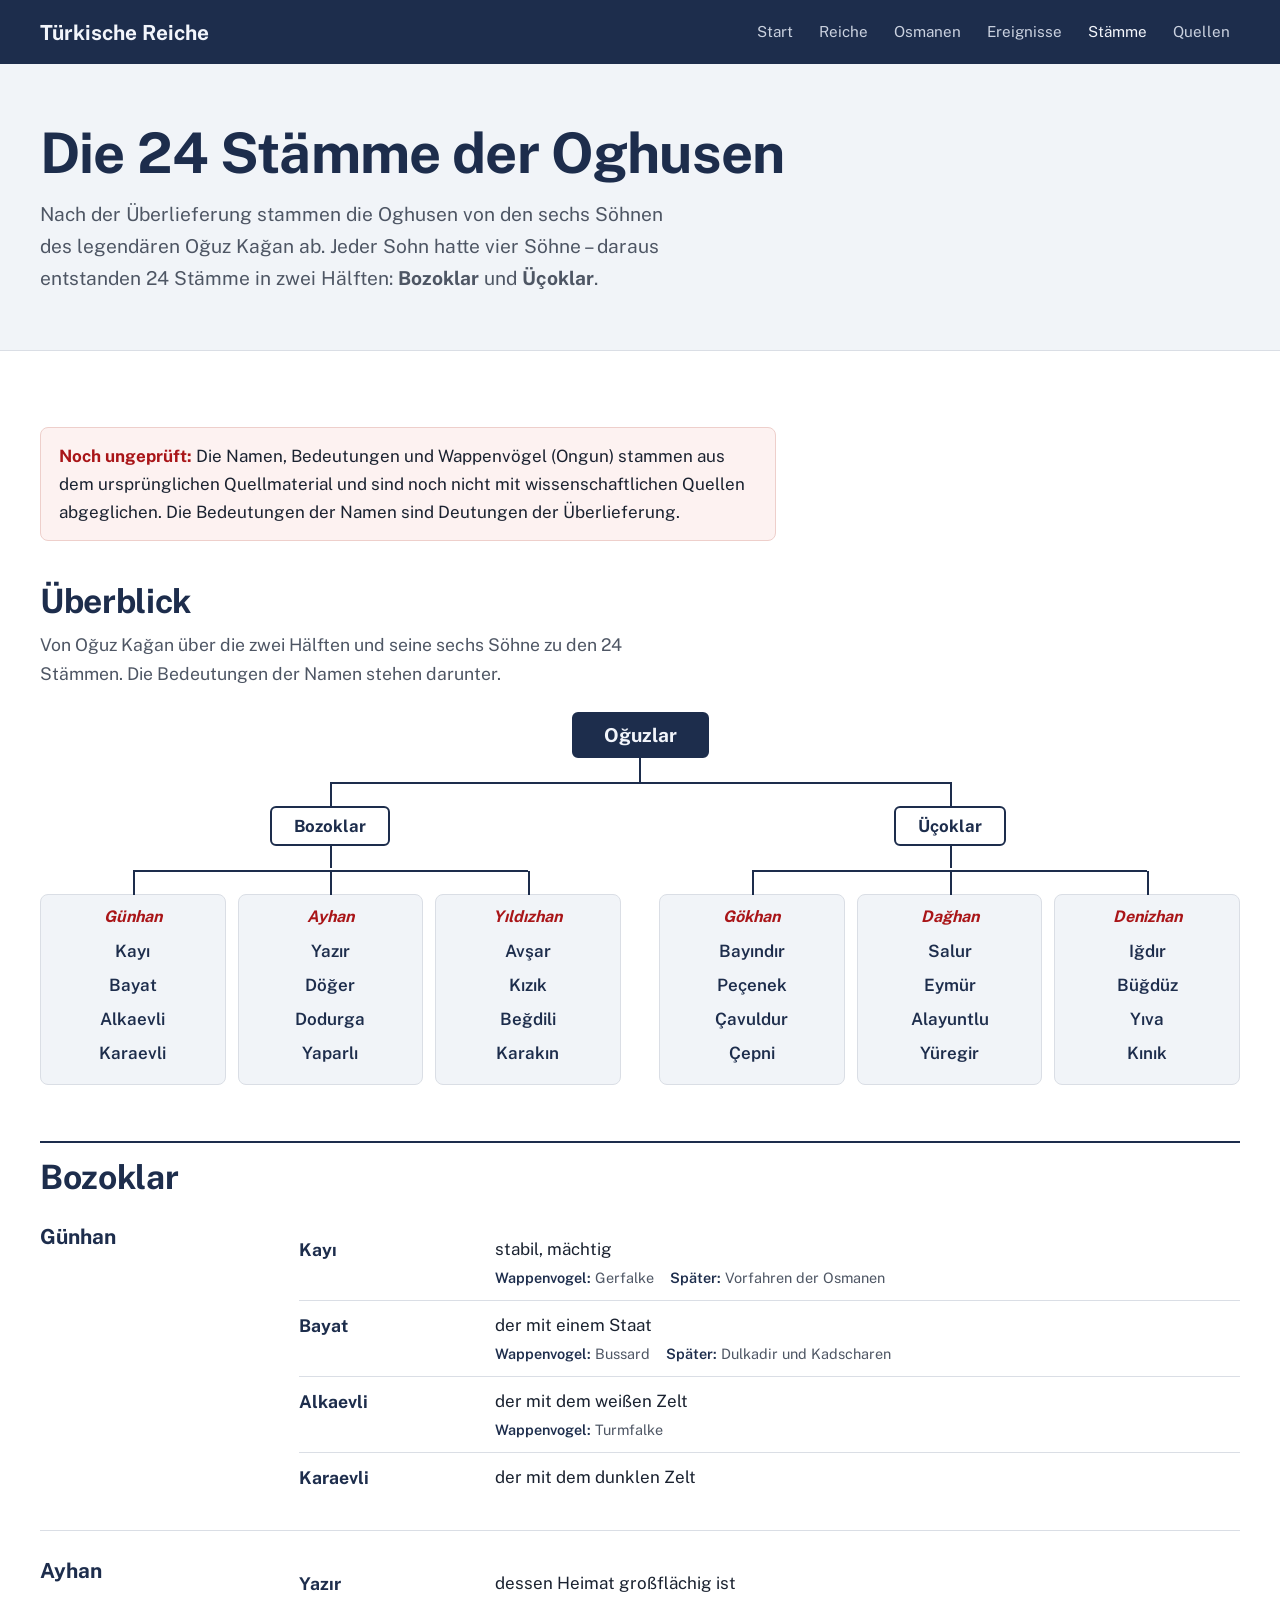
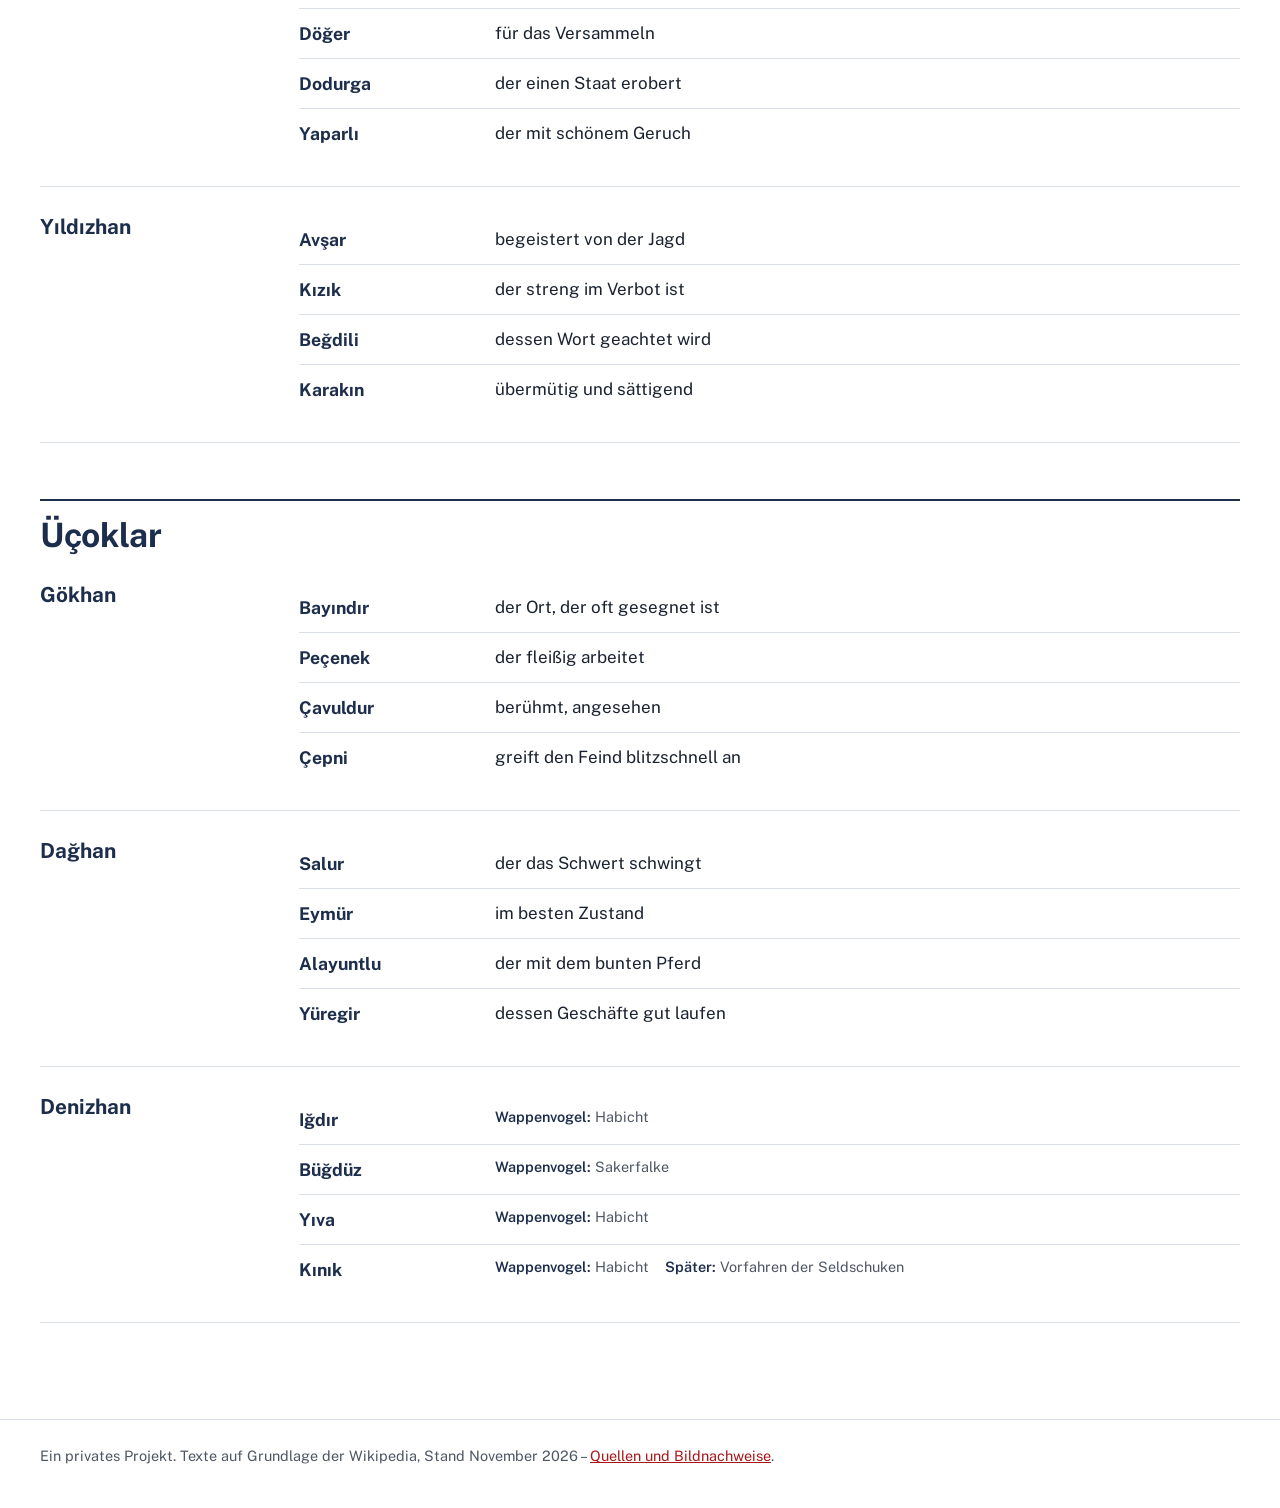
<file: staemme.html>
<!DOCTYPE html>
<html lang="de">
<head>
  <meta charset="utf-8">
  <meta name="viewport" content="width=device-width, initial-scale=1">
  <title>Stämme – Türkische Reiche</title>
  <meta name="description" content="Die 24 Stämme der Oghusen nach der Überlieferung: Bozoklar und Üçoklar.">
  <link rel="preload" href="fonts/public-sans-latin-wght-normal.woff2" as="font" type="font/woff2" crossorigin>
  <link rel="stylesheet" href="css/style.css?v=2">
</head>
<body>
  <a class="skip" href="#inhalt">Zum Inhalt springen</a>
  <header class="site-header">
    <div class="wrap bar">
      <a class="brand" href="index.html">Türkische Reiche</a>
      <nav class="nav" aria-label="Hauptnavigation">
        <a href="index.html">Start</a>
        <a href="reiche.html">Reiche</a>
        <a href="osmanen.html">Osmanen</a>
        <a href="ereignisse.html">Ereignisse</a>
        <a href="staemme.html" aria-current="page">Stämme</a>
        <a href="quellen.html">Quellen</a>
      </nav>
    </div>
  </header>

  <section class="hero">
    <div class="wrap">
      <h1>Die 24 Stämme der Oghusen</h1>
      <p>Nach der Überlieferung stammen die Oghusen von den sechs Söhnen des legendären Oğuz Kağan ab. Jeder Sohn hatte vier Söhne – daraus entstanden 24 Stämme in zwei Hälften: <strong>Bozoklar</strong> und <strong>Üçoklar</strong>.</p>
    </div>
  </section>

  <main id="inhalt" class="main wrap">
    <div class="note warn top">
      <p><strong>Noch ungeprüft:</strong> Die Namen, Bedeutungen und Wappenvögel (Ongun) stammen aus dem ursprünglichen Quellmaterial und sind noch nicht mit wissenschaftlichen Quellen abgeglichen. Die Bedeutungen der Namen sind Deutungen der Überlieferung.</p>
    </div>
    <section class="overview" aria-labelledby="ueberblick">
      <h2 id="ueberblick">Überblick</h2>
      <p class="lead">Von Oğuz Kağan über die zwei Hälften und seine sechs Söhne zu den 24 Stämmen. Die Bedeutungen der Namen stehen darunter.</p>
      <div class="tree">
        <div class="tree-root"><span class="node node-root">Oğuzlar</span></div>
        <div class="tree-halves">
          <div class="half">
            <span class="node">Bozoklar</span>
            <div class="sons">
              <div class="son-col">
                <h3>Günhan</h3>
                <ul><li>Kayı</li><li>Bayat</li><li>Alkaevli</li><li>Karaevli</li></ul>
              </div>
              <div class="son-col">
                <h3>Ayhan</h3>
                <ul><li>Yazır</li><li>Döğer</li><li>Dodurga</li><li>Yaparlı</li></ul>
              </div>
              <div class="son-col">
                <h3>Yıldızhan</h3>
                <ul><li>Avşar</li><li>Kızık</li><li>Beğdili</li><li>Karakın</li></ul>
              </div>
            </div>
          </div>
          <div class="half">
            <span class="node">Üçoklar</span>
            <div class="sons">
              <div class="son-col">
                <h3>Gökhan</h3>
                <ul><li>Bayındır</li><li>Peçenek</li><li>Çavuldur</li><li>Çepni</li></ul>
              </div>
              <div class="son-col">
                <h3>Dağhan</h3>
                <ul><li>Salur</li><li>Eymür</li><li>Alayuntlu</li><li>Yüregir</li></ul>
              </div>
              <div class="son-col">
                <h3>Denizhan</h3>
                <ul><li>Iğdır</li><li>Büğdüz</li><li>Yıva</li><li>Kınık</li></ul>
              </div>
            </div>
          </div>
        </div>
      </div>
    </section>

    <section class="clan" aria-labelledby="bozoklar">
      <h2 id="bozoklar">Bozoklar</h2>
      <article class="son">
        <h3>Günhan</h3>
        <ul class="tribes">
          <li><strong class="tribe">Kayı</strong><span class="meaning">stabil, mächtig</span><span class="meta"><span><span class="label">Wappenvogel:</span> Gerfalke</span><span><span class="label">Später:</span> Vorfahren der Osmanen</span></span></li>
          <li><strong class="tribe">Bayat</strong><span class="meaning">der mit einem Staat</span><span class="meta"><span><span class="label">Wappenvogel:</span> Bussard</span><span><span class="label">Später:</span> Dulkadir und Kadscharen</span></span></li>
          <li><strong class="tribe">Alkaevli</strong><span class="meaning">der mit dem weißen Zelt</span><span class="meta"><span><span class="label">Wappenvogel:</span> Turmfalke</span></span></li>
          <li><strong class="tribe">Karaevli</strong><span class="meaning">der mit dem dunklen Zelt</span></li>
        </ul>
      </article>
      <article class="son">
        <h3>Ayhan</h3>
        <ul class="tribes">
          <li><strong class="tribe">Yazır</strong><span class="meaning">dessen Heimat großflächig ist</span></li>
          <li><strong class="tribe">Döğer</strong><span class="meaning">für das Versammeln</span></li>
          <li><strong class="tribe">Dodurga</strong><span class="meaning">der einen Staat erobert</span></li>
          <li><strong class="tribe">Yaparlı</strong><span class="meaning">der mit schönem Geruch</span></li>
        </ul>
      </article>
      <article class="son">
        <h3>Yıldızhan</h3>
        <ul class="tribes">
          <li><strong class="tribe">Avşar</strong><span class="meaning">begeistert von der Jagd</span></li>
          <li><strong class="tribe">Kızık</strong><span class="meaning">der streng im Verbot ist</span></li>
          <li><strong class="tribe">Beğdili</strong><span class="meaning">dessen Wort geachtet wird</span></li>
          <li><strong class="tribe">Karakın</strong><span class="meaning">übermütig und sättigend</span></li>
        </ul>
      </article>
    </section>
    <section class="clan" aria-labelledby="ucoklar">
      <h2 id="ucoklar">Üçoklar</h2>
      <article class="son">
        <h3>Gökhan</h3>
        <ul class="tribes">
          <li><strong class="tribe">Bayındır</strong><span class="meaning">der Ort, der oft gesegnet ist</span></li>
          <li><strong class="tribe">Peçenek</strong><span class="meaning">der fleißig arbeitet</span></li>
          <li><strong class="tribe">Çavuldur</strong><span class="meaning">berühmt, angesehen</span></li>
          <li><strong class="tribe">Çepni</strong><span class="meaning">greift den Feind blitzschnell an</span></li>
        </ul>
      </article>
      <article class="son">
        <h3>Dağhan</h3>
        <ul class="tribes">
          <li><strong class="tribe">Salur</strong><span class="meaning">der das Schwert schwingt</span></li>
          <li><strong class="tribe">Eymür</strong><span class="meaning">im besten Zustand</span></li>
          <li><strong class="tribe">Alayuntlu</strong><span class="meaning">der mit dem bunten Pferd</span></li>
          <li><strong class="tribe">Yüregir</strong><span class="meaning">dessen Geschäfte gut laufen</span></li>
        </ul>
      </article>
      <article class="son">
        <h3>Denizhan</h3>
        <ul class="tribes">
          <li><strong class="tribe">Iğdır</strong><span class="meta"><span><span class="label">Wappenvogel:</span> Habicht</span></span></li>
          <li><strong class="tribe">Büğdüz</strong><span class="meta"><span><span class="label">Wappenvogel:</span> Sakerfalke</span></span></li>
          <li><strong class="tribe">Yıva</strong><span class="meta"><span><span class="label">Wappenvogel:</span> Habicht</span></span></li>
          <li><strong class="tribe">Kınık</strong><span class="meta"><span><span class="label">Wappenvogel:</span> Habicht</span><span><span class="label">Später:</span> Vorfahren der Seldschuken</span></span></li>
        </ul>
      </article>
    </section>
  </main>

  <footer class="site-footer">
    <div class="wrap">Ein privates Projekt. Texte auf Grundlage der Wikipedia, Stand November 2026 – <a href="quellen.html">Quellen und Bildnachweise</a>.</div>
  </footer>
  <script src="js/main.js?v=2"></script>
</body>
</html>
</file>
<file: css/style.css>
/* Mein Design – Startseite.
   Szene: Jemand liest abends am Laptop oder Handy über Geschichte, in Ruhe.
   Farbstrategie: zurückhaltend. Marineblau trägt Kopf und Struktur, Rot ist der einzige Akzent (unter 10 %).
   Die Bilder tragen die Stimmung. Bestehende Identität (Marine + Rot, Serife + Grotesk) bleibt. */
/* Public Sans, selbst gehostet (SIL Open Font License, siehe fonts/OFL.txt) */
@font-face {
  font-family: "Public Sans"; font-style: normal; font-weight: 100 900; font-display: swap;
  src: url("../fonts/public-sans-latin-ext-wght-normal.woff2") format("woff2");
  unicode-range: U+0100-02BA, U+02BD-02C5, U+02C7-02CC, U+02CE-02D7, U+02DD-02FF, U+0304, U+0308, U+0329, U+1D00-1DBF, U+1E00-1E9F, U+1EF2-1EFF, U+2020, U+20A0-20AB, U+20AD-20C0, U+2113, U+2C60-2C7F, U+A720-A7FF;
}
@font-face {
  font-family: "Public Sans"; font-style: normal; font-weight: 100 900; font-display: swap;
  src: url("../fonts/public-sans-latin-wght-normal.woff2") format("woff2");
  unicode-range: U+0000-00FF, U+0131, U+0152-0153, U+02BB-02BC, U+02C6, U+02DA, U+02DC, U+0304, U+0308, U+0329, U+2000-206F, U+20AC, U+2122, U+2191, U+2193, U+2212, U+2215, U+FEFF, U+FFFD;
}

:root {
  --navy: oklch(0.30 0.06 262);
  --navy-deep: oklch(0.25 0.055 262);
  --red: oklch(0.47 0.18 27);
  --ink: oklch(0.25 0.03 262);
  --muted: oklch(0.45 0.025 262);
  --line: oklch(0.90 0.01 262);
  --soft: oklch(0.965 0.007 262);
  --white: oklch(1 0 0);
  --on-navy: oklch(0.97 0.008 262);
  --on-navy-soft: oklch(0.86 0.02 262);
  --display: "Public Sans", system-ui, -apple-system, "Segoe UI", Arial, sans-serif;
  --sans: "Public Sans", system-ui, -apple-system, "Segoe UI", Arial, sans-serif;
  --ease-out: cubic-bezier(0.23, 1, 0.32, 1);
  --ease-in-out: cubic-bezier(0.77, 0, 0.175, 1);
  --pad: clamp(20px, 4vw, 40px);
}
* { box-sizing: border-box; }
/* Bis 1500 px Fensterbreite unverändert (16px). Darüber wächst die Grundgröße sanft bis 140 %,
   und weil Schrift, Abstände und Inhaltsbreite in rem stehen, wächst alles proportional mit. */
html { scroll-behavior: smooth; font-size: clamp(100%, calc(100% + (100vw - 1500px) * 0.0065), 140%); }
body { margin: 0; font: 1.0625rem/1.65 var(--sans); color: var(--ink); background: var(--white); -webkit-font-smoothing: antialiased; }
img { display: block; max-width: 100%; height: auto; }
a { color: var(--red); transition: color 150ms ease; }
a:hover { color: var(--navy); }
:focus-visible { outline: 3px solid var(--red); outline-offset: 3px; border-radius: 3px; }
.wrap { max-width: 84.375rem; /* = 1350px bei 16px Grundgröße */ margin: 0 auto; padding: 0 var(--pad); }
h1, h2, h3 { font-family: var(--display); color: var(--navy); line-height: 1.2; text-wrap: balance; }
h2 { font-size: clamp(1.6rem, 3vw, 2.1rem); margin: 0 0 0.5rem; letter-spacing: -0.01em; }
p { text-wrap: pretty; }

.skip { position: absolute; left: 12px; top: -80px; z-index: 30; background: var(--white); color: var(--navy); padding: 12px 18px; border-radius: 6px; font-weight: 600; }
.skip:focus { top: 12px; }

/* Kopf */
.site-header { background: var(--navy); color: var(--on-navy); }
.bar { display: flex; align-items: center; justify-content: space-between; gap: 4px 20px; flex-wrap: wrap; min-height: 64px; }
.brand { font: 700 1.3rem var(--display); color: var(--on-navy); text-decoration: none; padding: 10px 0; }
.brand:hover { color: var(--on-navy); }
.nav { display: flex; flex-wrap: wrap; gap: 0 6px; }
.nav a { position: relative; display: inline-flex; align-items: center; min-height: 44px; padding: 0 10px; color: var(--on-navy-soft); text-decoration: none; font-size: 0.95rem; transition: color 150ms ease; }
.nav a:hover { color: var(--on-navy); }
.nav a[aria-current="page"] { color: var(--on-navy); }

/* Hero: Text links, ein Bild als Anker */
.hero { background: var(--soft); border-bottom: 1px solid var(--line); padding: clamp(36px, 6vw, 72px) 0; }
.hero-grid { display: grid; grid-template-columns: minmax(0, 1.1fr) minmax(0, 0.9fr); gap: clamp(24px, 5vw, 64px); align-items: center; }
.hero h1 { font-size: clamp(2.1rem, 4.6vw, 3.5rem); letter-spacing: -0.015em; margin: 0 0 18px; }
.hero-copy p { color: var(--muted); font-size: clamp(1.05rem, 1.5vw, 1.2rem); max-width: 34rem; margin: 0 0 28px; }
.button { display: inline-flex; align-items: center; min-height: 48px; padding: 0 24px; background: var(--navy); color: var(--on-navy); border-radius: 8px; font-weight: 600; text-decoration: none; transition: background-color 160ms ease, transform 120ms var(--ease-out); }
.button:hover { background: var(--red); color: var(--on-navy); }
.button:active { transform: scale(0.97); }
.hero-figure { margin: 0; }
.hero-figure img { width: 100%; aspect-ratio: 4 / 3; object-fit: cover; border-radius: 8px; }
.hero-figure figcaption { font-size: 0.875rem; color: var(--muted); margin-top: 10px; }

.main { padding-bottom: clamp(56px, 8vw, 96px); }
.main > .wrap:first-child { padding-top: clamp(40px, 6vw, 72px); }
.lead { font-size: 1.1rem; color: var(--muted); max-width: 40rem; margin: 0; }

/* Zeitleiste: Jahre links, Name rechts, Linie mit Punkten */
.timeline { list-style: none; margin: 2rem 0 0; padding: 0 0 0 28px; border-left: 3px solid var(--line); position: relative; }
.timeline li { position: relative; }
.timeline li::before { content: ""; position: absolute; left: -38px; top: 22px; width: 15px; height: 15px; border-radius: 50%; background: var(--white); border: 3px solid var(--red); transition: transform 220ms var(--ease-out), background-color 160ms ease; }
.timeline a { display: grid; grid-template-columns: minmax(9.375rem, 14.375rem) 1fr; gap: 2px 24px; align-items: baseline; padding: 14px 0; text-decoration: none; }
.timeline li + li a { border-top: 1px solid var(--line); }
.timeline .years { font-size: 0.92rem; color: var(--muted); font-variant-numeric: tabular-nums; }
.timeline .name { font: 700 1.2rem/1.3 var(--display); color: var(--navy); transition: color 150ms ease, transform 220ms var(--ease-out); }
.timeline li.active::before { background: var(--red); transform: scale(1.15); }
.timeline li.active .name { color: var(--red); }
@media (hover: hover) and (pointer: fine) {
  .timeline a:hover .name { color: var(--red); transform: translateX(3px); }
  .timeline li:hover::before { background: var(--red); transform: scale(1.15); }
}
.tl-fill { position: absolute; left: -3px; top: 0; bottom: 0; width: 3px; background: var(--red); transform: scaleY(0); transform-origin: top; pointer-events: none; }

/* Die 16 Sterne: flächiger Hinweis ohne Seitenstreifen */
.stars { background: var(--navy); color: var(--on-navy); margin: clamp(48px, 7vw, 88px) 0; padding: clamp(40px, 6vw, 72px) 0; }
.stars h2 { color: var(--on-navy); margin: 0; }
.stars-grid { display: grid; grid-template-columns: minmax(11.25rem, 17.5rem) minmax(0, 1fr); gap: 16px clamp(24px, 5vw, 64px); }
.stars-text { max-width: 44rem; }
.stars-text p { margin: 0 0 14px; color: var(--on-navy-soft); }
.stars-text p:last-child { margin: 0; color: var(--on-navy); }

/* Entdecken: Bildkacheln in unterschiedlicher Breite */
.tiles { display: grid; grid-template-columns: repeat(3, 1fr); gap: 16px; margin-top: 1.5rem; }
.tile { position: relative; display: block; min-height: 20rem; border-radius: 8px; overflow: hidden; background: var(--navy-deep); color: var(--on-navy); text-decoration: none; isolation: isolate; transition: transform 160ms var(--ease-out); }
.tile-2 { grid-column: span 2; }
.tile img { position: absolute; inset: 0; width: 100%; height: 100%; object-fit: cover; object-position: top; z-index: -2; transition: transform 300ms var(--ease-out); }
.tile:not(.tile-plain)::after { content: ""; position: absolute; inset: 0; z-index: -1; background: linear-gradient(to top, oklch(0.2 0.05 262 / 0.92), oklch(0.2 0.05 262 / 0.5) 45%, transparent 75%); }
.tile-plain { background: var(--navy); }
.tile-text { position: absolute; left: 0; right: 0; bottom: 0; padding: 20px 22px 22px; display: grid; gap: 4px; }
.tile-text strong { font: 700 1.5rem/1.15 var(--display); }
.tile-text span { font-size: 0.98rem; line-height: 1.45; max-width: 30rem; color: var(--on-navy-soft); }
.tile:active { transform: scale(0.98); }
@media (hover: hover) and (pointer: fine) { .tile:hover img { transform: scale(1.04); } }

.site-footer { border-top: 1px solid var(--line); color: var(--muted); font-size: 0.9rem; padding: 24px 0 40px; }

/* Bewegung: nur wenn main.js läuft; ohne JS ist alles sofort sichtbar */
.js .hero h1 .w { display: inline-block; white-space: pre; }
.js .hero h1 .w > span { display: inline-block; opacity: 0; transform: translateY(0.4em); transition: opacity 480ms var(--ease-out), transform 480ms var(--ease-out); transition-delay: calc(var(--i) * 50ms + 60ms); }
.js.ready .hero h1 .w > span { opacity: 1; transform: none; }
.js .hero-copy p, .js .hero-copy .button, .js .hero-figure { opacity: 0; transform: translateY(10px); transition: opacity 480ms var(--ease-out), transform 480ms var(--ease-out); }
.js .hero-copy p { transition-delay: 300ms; }
.js .hero-copy .button { transition-delay: 380ms; }
.js .hero-figure { transition-delay: 200ms; }
.js.ready .hero-copy p, .js.ready .hero-copy .button, .js.ready .hero-figure { opacity: 1; transform: none; }
.js .reveal:not(.in) { opacity: 0; transform: translateY(12px); }
.js .reveal { transition: opacity 380ms var(--ease-out), transform 380ms var(--ease-out); }
.js .reveal.in { opacity: 1; transform: none; }
.js .tile.reveal { transition: opacity 380ms var(--ease-out), transform 380ms var(--ease-out); }

@media (max-width: 820px) {
  .hero-grid, .stars-grid { grid-template-columns: 1fr; }
  .tiles { grid-template-columns: 1fr 1fr; }
  .tile-2 { grid-column: span 2; }
  .tile { min-height: 280px; }
}
@media (max-width: 560px) {
  .timeline a { grid-template-columns: 1fr; }
  .tiles { grid-template-columns: 1fr; }
  .tile, .tile-2 { grid-column: auto; }
}
@media (prefers-reduced-motion: reduce) {
  html { scroll-behavior: auto; }
  .timeline li::before, .timeline .name, .tile, .tile img, .button { transition-property: color, background-color, opacity; }
  .tile:active, .button:active { transform: none; }
}

/* ==========================================================
   Unterseiten (Reiche, Osmanen, Ereignisse, Stämme, Quellen)
   ========================================================== */
.hero .wrap > h1 { margin: 0 0 12px; }
.hero .wrap > p { color: var(--muted); font-size: clamp(1.05rem, 1.5vw, 1.2rem); max-width: 40rem; margin: 0; }
.hero { padding: clamp(32px, 5vw, 56px) 0; }
.main.wrap { padding-top: clamp(32px, 5vw, 56px); }
.top { margin-top: 2rem; }

/* Artikel */
.entry { border-top: 1px solid var(--line); padding: clamp(20px, 3vw, 32px) 0 clamp(12px, 2vw, 20px); scroll-margin-top: 16px; }
.entry h2 { margin-bottom: 8px; }
.facts { display: flex; flex-wrap: wrap; gap: 4px 24px; margin: 0 0 1rem; padding: 0; list-style: none; color: var(--muted); font-size: 0.95rem; }
.facts strong { color: var(--navy); font-weight: 600; }
.entry p { max-width: 46rem; }
.entry-body { display: grid; gap: 24px; }
.entry-body.with-image { grid-template-columns: minmax(0, 1fr) minmax(0, 20rem); align-items: start; }
.entry figure { margin: 0; }
.entry figure img { border-radius: 8px; width: 100%; }
figcaption { font-size: 0.85rem; color: var(--muted); margin-top: 8px; }

/* Hinweise: Fläche, Rahmen rundum, kein Seitenstreifen */
.note { background: var(--soft); border: 1px solid var(--line); border-radius: 8px; padding: 14px 18px; margin: 1.25rem 0; max-width: 46rem; }
.note p { margin: 0; }
.note.warn { background: oklch(0.97 0.012 27); border-color: oklch(0.88 0.035 27); }
.note.warn strong:first-child { color: var(--red); }
.badge { display: inline-block; font-size: 0.78rem; font-weight: 700; color: var(--red); border: 1px solid var(--red); border-radius: 999px; padding: 1px 10px; vertical-align: middle; margin-left: 8px; }
blockquote { margin: 1.25rem 0; padding: 0 0 0 20px; font-size: 1.15rem; font-style: italic; color: var(--navy); max-width: 40rem; }

/* Sultane */
.sultans { display: grid; grid-template-columns: repeat(auto-fill, minmax(15rem, 1fr)); gap: 20px; margin-top: 1.5rem; }
.sultan { border: 1px solid var(--line); border-radius: 8px; overflow: hidden; background: var(--white); display: flex; flex-direction: column; scroll-margin-top: 16px; }
.sultan .portrait { aspect-ratio: 3 / 4; background: var(--soft); overflow: hidden; }
.sultan .portrait img { width: 100%; height: 100%; object-fit: cover; object-position: top; }
.sultan .info { padding: 14px 16px 18px; }
.sultan .nr { font-size: 0.8rem; color: var(--red); font-weight: 700; }
.sultan h3 { margin: 2px 0 4px; font-size: 1.2rem; }
.sultan .epithet { font-style: italic; color: var(--muted); font-size: 0.9rem; margin: 0 0 6px; }
.sultan dl { display: grid; grid-template-columns: auto 1fr; gap: 2px 10px; margin: 0 0 10px; font-size: 0.9rem; }
.sultan dt { color: var(--muted); }
.sultan dd { margin: 0; font-variant-numeric: tabular-nums; }
.sultan ul { margin: 0; padding-left: 18px; font-size: 0.92rem; }

/* Tabellen */
.table-wrap { overflow-x: auto; margin-top: 1rem; }
table { border-collapse: collapse; width: 100%; min-width: 38rem; font-size: 0.95rem; } /* auf dem Handy seitlich wischen statt Spalten zerquetschen */
th, td { text-align: left; padding: 10px 12px; border-bottom: 1px solid var(--line); vertical-align: top; }
th { color: var(--navy); background: var(--soft); font-weight: 600; }

@media (max-width: 760px) {
  .entry-body.with-image { grid-template-columns: 1fr; }
  .entry-body.with-image figure { max-width: 420px; }
}

/* Stämme: Hälfte → Sohn → vier Stämme, geordnet untereinander */
.clan { margin-top: clamp(32px, 5vw, 56px); }
.clan > h2 { border-top: 2px solid var(--navy); padding-top: 14px; margin-bottom: 0; }
.son { display: grid; grid-template-columns: minmax(8rem, 13rem) minmax(0, 1fr); gap: 8px clamp(20px, 4vw, 56px); padding: clamp(18px, 2.5vw, 28px) 0; border-bottom: 1px solid var(--line); }
.son h3 { margin: 0; font-size: 1.3rem; }
.tribes { list-style: none; margin: 0; padding: 0; }
.tribes li { display: grid; grid-template-columns: minmax(7rem, 11rem) minmax(0, 1fr); gap: 2px 20px; padding: 10px 0; }
.tribes li + li { border-top: 1px solid var(--line); }
.tribe { color: var(--navy); font-size: 1.1rem; }
.meaning { color: var(--ink); }
.meta { grid-column: 2; display: flex; flex-wrap: wrap; gap: 2px 16px; font-size: 0.9rem; color: var(--muted); }
.meta .label { font-weight: 600; color: var(--navy); }
.tribes li:not(:has(.meaning)) .meta { grid-column: 2; grid-row: 1; }
@media (max-width: 760px) {
  .son { grid-template-columns: 1fr; }
  .tribes li { grid-template-columns: 1fr; }
  .meta, .tribes li:not(:has(.meaning)) .meta { grid-column: 1; grid-row: auto; }
}

/* Stämme: Stammbaum als Überblick (Oğuzlar → Hälften → Söhne → Stämme) */
.overview { margin-top: clamp(24px, 4vw, 40px); }
.tree { margin-top: 1.5rem; --tl: 24px; }
.node { display: inline-block; padding: 8px 22px; background: var(--white); border: 2px solid var(--navy); border-radius: 6px; font: 700 1.05rem var(--display); color: var(--navy); position: relative; }
.node-root { font-size: 1.2rem; padding: 10px 30px; background: var(--navy); color: var(--on-navy); }
.tree-root { text-align: center; }
.tree-root::after { content: ""; display: block; width: 2px; height: var(--tl); margin: 0 auto; background: var(--navy); }
.tree-halves { --g: clamp(16px, 3vw, 40px); display: grid; grid-template-columns: 1fr 1fr; gap: 0 var(--g); position: relative; padding-top: var(--tl); }
.tree-halves::before { content: ""; position: absolute; top: 0; left: calc((100% - var(--g)) / 4); right: calc((100% - var(--g)) / 4); height: 2px; background: var(--navy); }
.half { position: relative; text-align: center; }
.half::before { content: ""; position: absolute; top: calc(var(--tl) * -1); left: 50%; width: 2px; height: var(--tl); background: var(--navy); }
.half > .node::after { content: ""; position: absolute; left: 50%; top: 100%; width: 2px; height: var(--tl); background: var(--navy); }
.sons { --sg: 12px; display: grid; grid-template-columns: repeat(3, minmax(0, 1fr)); gap: var(--sg); margin-top: var(--tl); padding-top: var(--tl); position: relative; }
.sons::before { content: ""; position: absolute; top: 0; left: calc((100% - 2 * var(--sg)) / 6); right: calc((100% - 2 * var(--sg)) / 6); height: 2px; background: var(--navy); }
.son-col { position: relative; background: var(--soft); border: 1px solid var(--line); border-radius: 8px; padding: 12px 8px 14px; }
.son-col::before { content: ""; position: absolute; top: calc(var(--tl) * -1); left: 50%; width: 2px; height: var(--tl); background: var(--navy); }
.son-col h3 { margin: 0 0 8px; font-size: 1rem; font-style: italic; color: var(--red); }
.son-col ul { list-style: none; margin: 0; padding: 0; }
.son-col li { padding: 3px 0; color: var(--navy); font-weight: 600; }
@media (max-width: 860px) {
  .tree-root::after, .tree-halves::before, .half::before, .half > .node::after, .sons::before, .son-col::before { content: none; }
  .tree-root { margin-bottom: 16px; }
  .tree-halves { grid-template-columns: 1fr; gap: 24px; padding-top: 0; }
  .sons { margin-top: 12px; padding-top: 0; }
}
@media (max-width: 520px) { .sons { grid-template-columns: 1fr 1fr 1fr; gap: 6px; } .son-col { padding: 10px 4px 12px; } .son-col li { font-size: 0.9rem; } }
</file>
